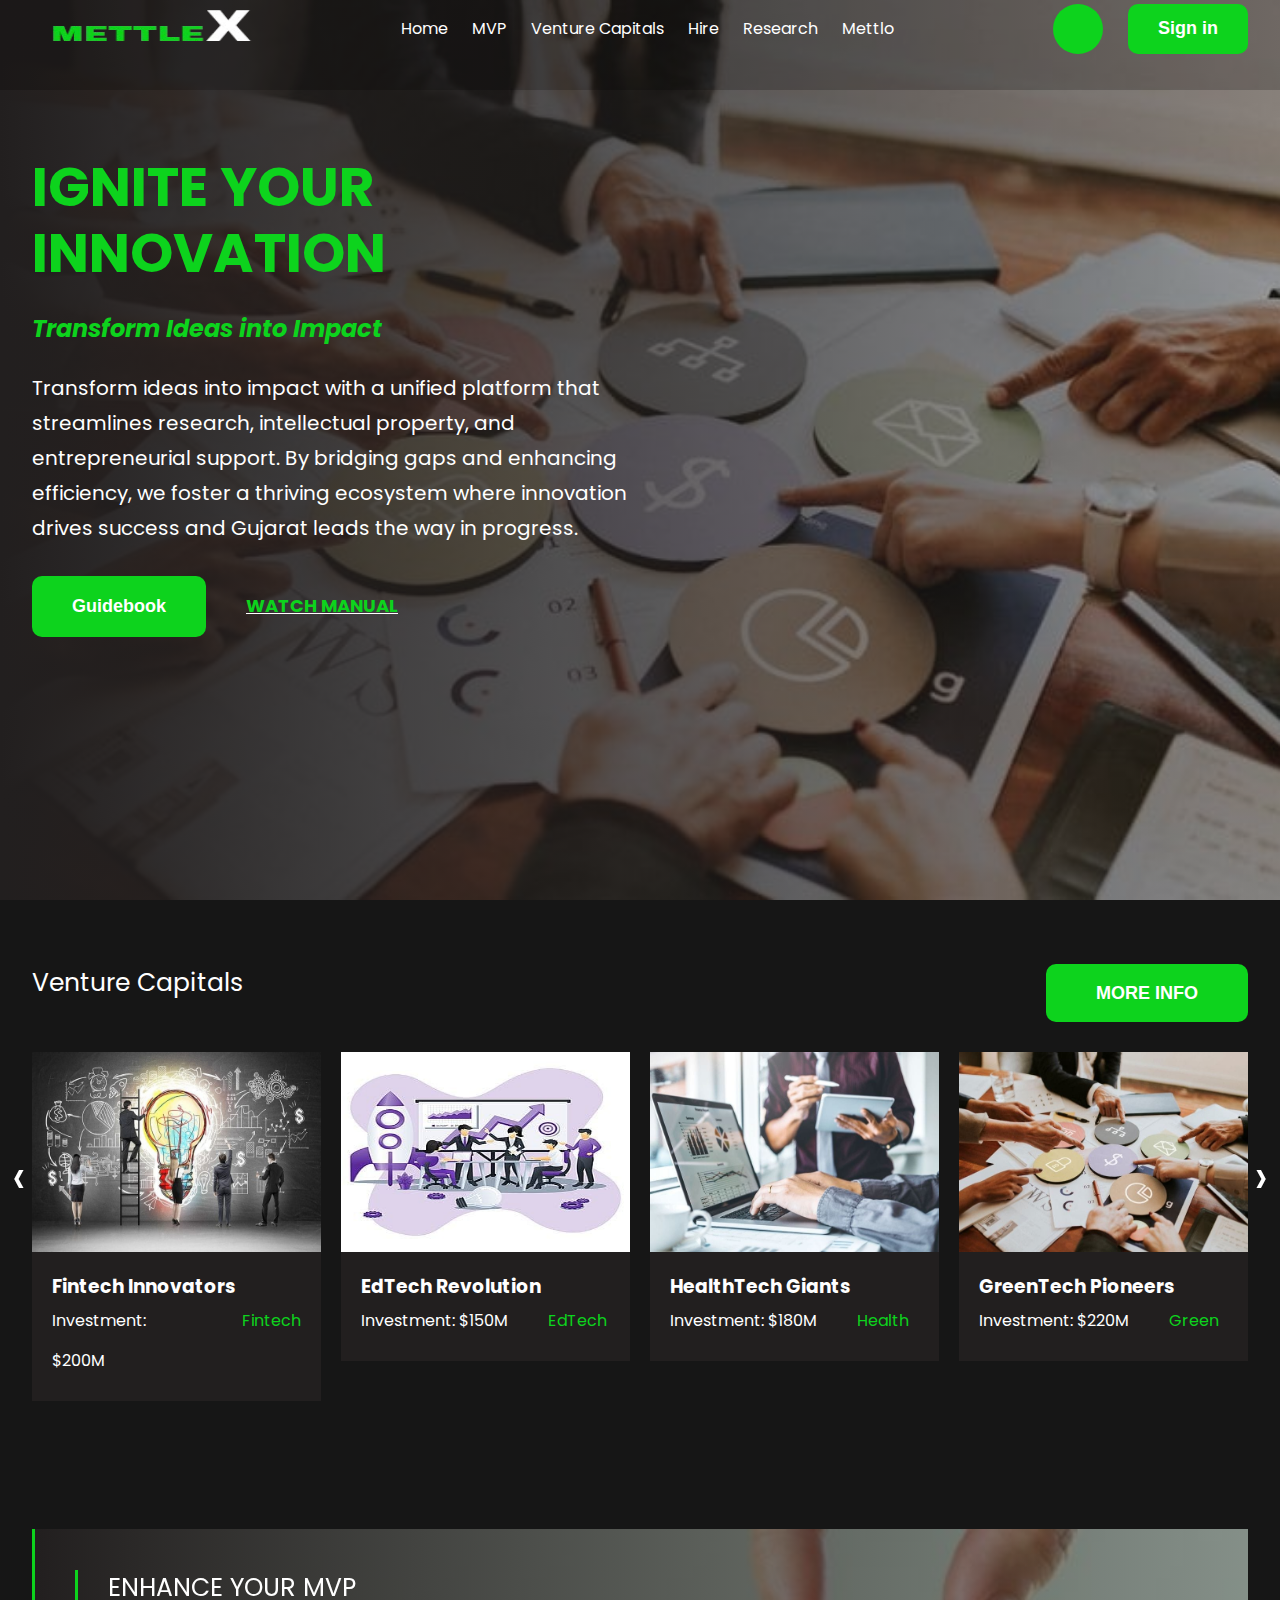
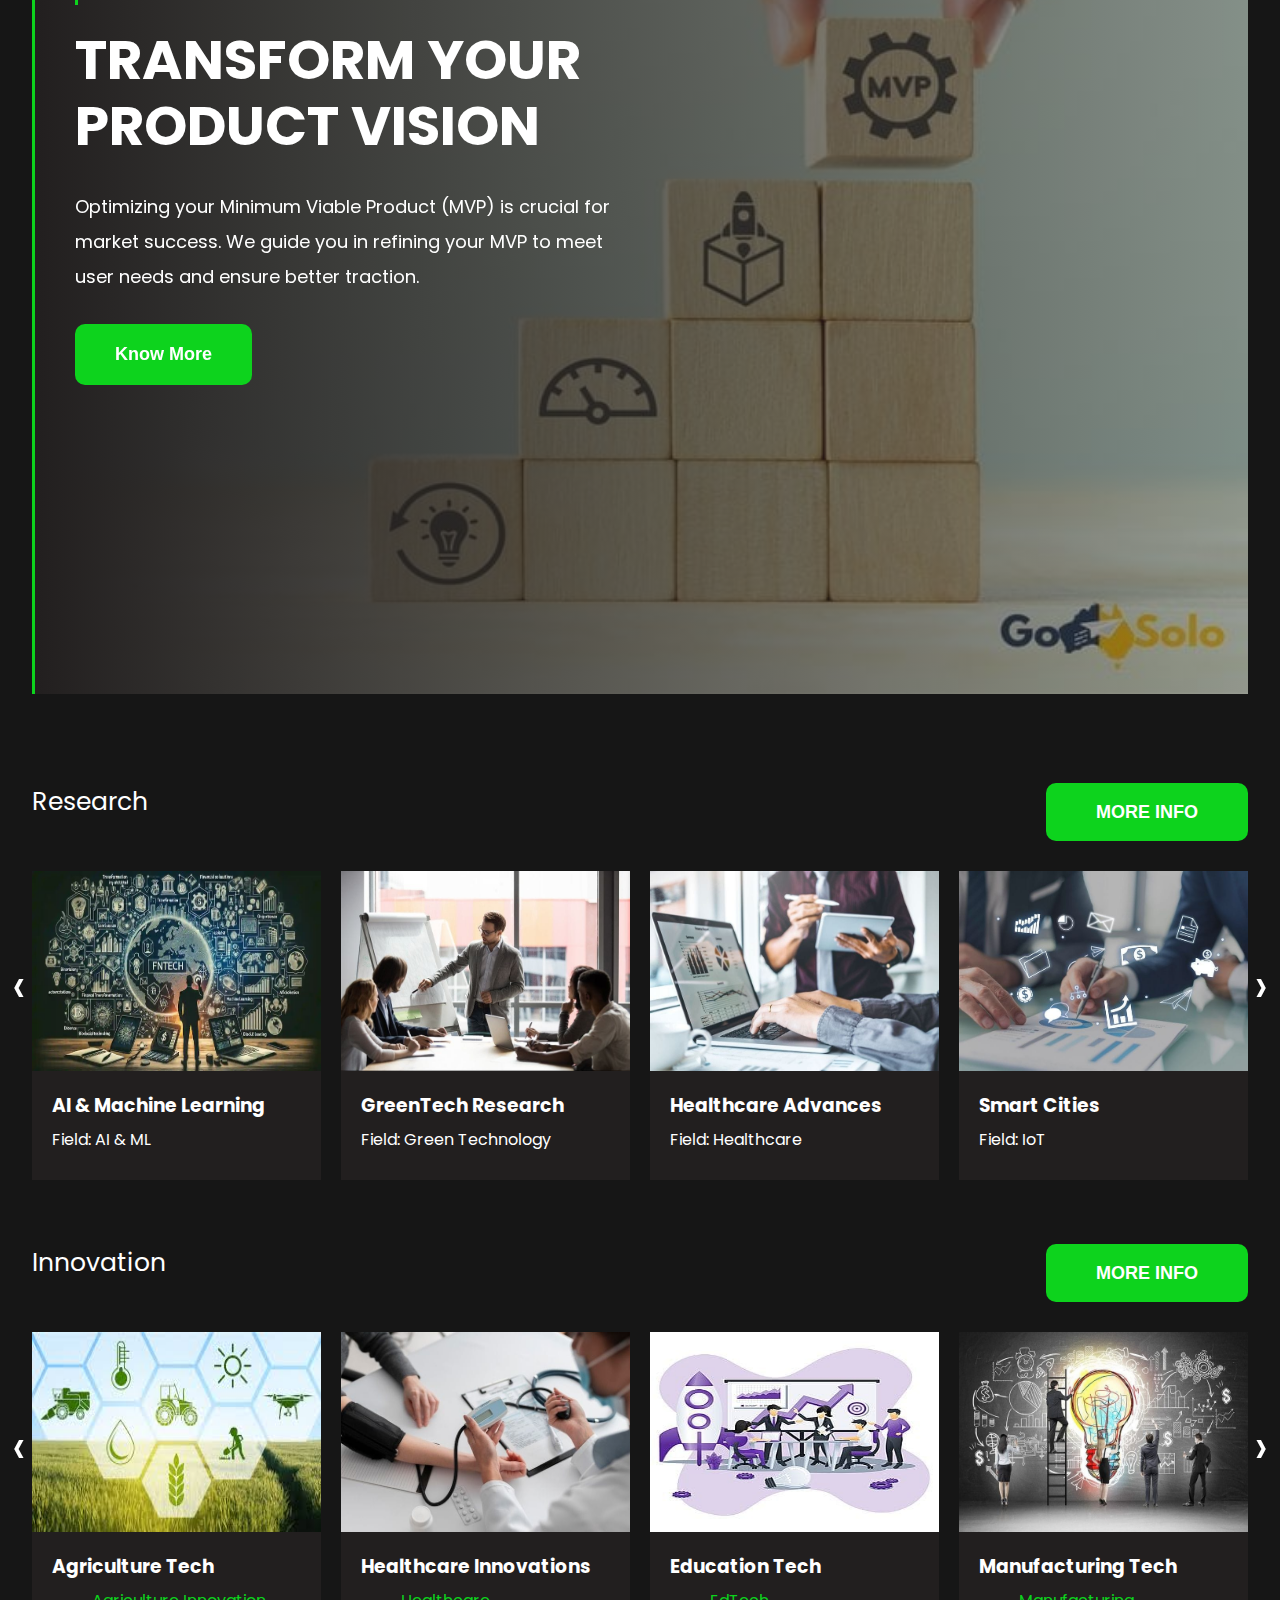
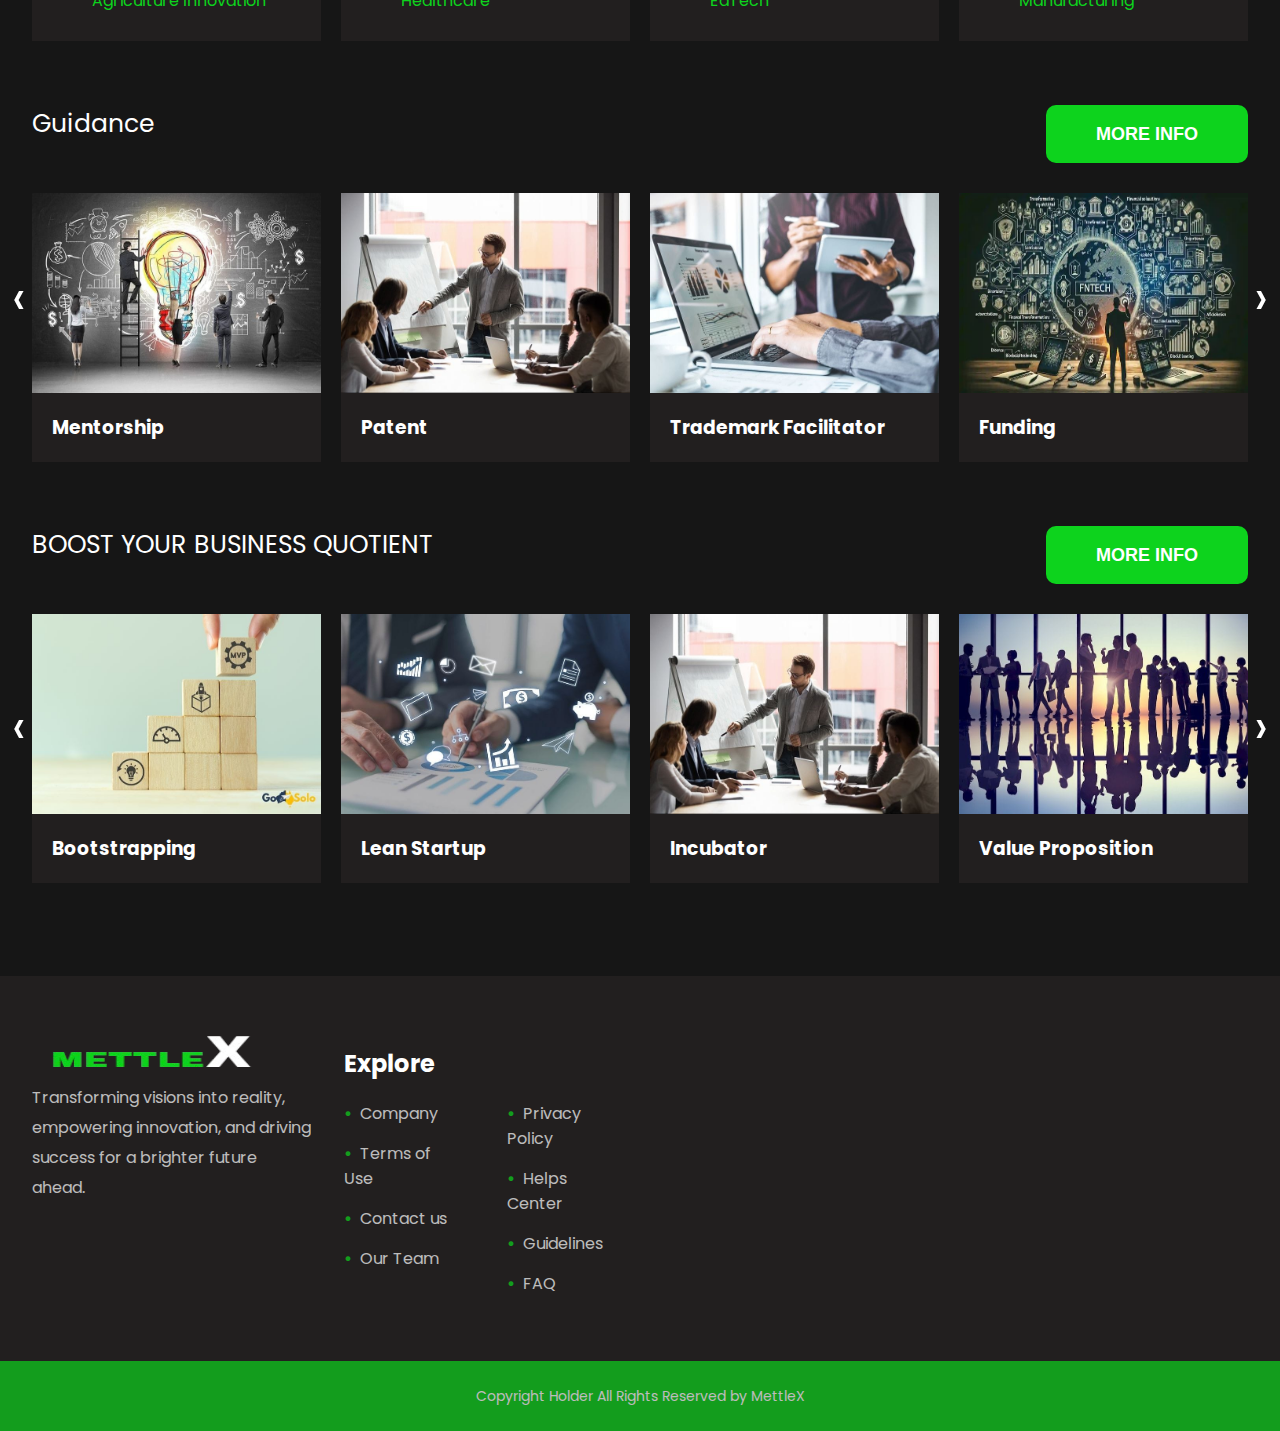
<file: index.html>
<!DOCTYPE html>
<html lang="en" dir="ltr">

<head>
  <meta charset="utf-8">
  <title>MettleX</title>
  <meta name="viewport" content="width=device-width, initial-scale=1.0">
  <link rel="stylesheet" href="css/style.css">
  <link rel="stylesheet" href="https://pro.fontawesome.com/releases/v5.10.0/css/all.css" integrity="sha384-AYmEC3Yw5cVb3ZcuHtOA93w35dYTsvhLPVnYs9eStHfGJvOvKxVfELGroGkvsg+p" crossorigin="anonymous" />
  <!-- Owl Carousel css-->
  <link rel="stylesheet" href="https://cdnjs.cloudflare.com/ajax/libs/OwlCarousel2/2.3.4/assets/owl.carousel.css" />
  <link rel="stylesheet" href="https://cdnjs.cloudflare.com/ajax/libs/OwlCarousel2/2.3.4/assets/owl.carousel.min.css" />
  <!-- Owl Carousel css-->


  <!-- jquery css-->
  <script src="https://code.jquery.com/jquery-1.12.4.min.js" integrity="sha256-ZosEbRLbNQzLpnKIkEdrPv7lOy9C27hHQ+Xp8a4MxAQ=" crossorigin="anonymous"></script>
  <!-- jquery css-->

</head>

<body>
    <section class="home">
      <div class="headerbg">
        <header>
          <div class="container">
            <div class="navbar flex1">
              <div class="logo">
                <img src="img/logo.png" alt="">
              </div>
  
              <nav>
                <ul id="menuitem">
                  <li><a href="index.html">Home</a></li>
                  <li><a href="#mvp">MVP</a></li>
                  <li><a href="vc.html">Venture Capitals</a></li>
                  <li><a href="hire.html">Hire</a></li>
                  <li><a href="https://www.startupindia.gov.in/content/sih/en/reources/market-research.html">Research</a></li>
                  <li><a href="index.html"><i class="fas fa-brain"></i>Mettlo</a></li>
                </ul>
              </nav>
              <span class="fa fa-bars" onclick="menutoggle()"></span>
  
              <div class="subscribe flex">
                <i class="fas fa-search"></i>
                <i id="palybtn" class="fas fa-user"></i>
                <button>Sign in</button>
              </div>
            </div>
          </div>
        </header>
  
        <div class="home_content mtop">
          <div class="container">
            <div class="left">
              <h1 style="color: #0dd31d;">Ignite Your Innovation</h1>
              <br>
              <h2 style="color: #0dd31d;"><i>Transform Ideas into Impact</i></h2>
              <br>
              <p>Transform ideas into impact with a unified platform that streamlines research, intellectual property, and entrepreneurial support. By bridging gaps and enhancing efficiency, we foster a thriving ecosystem where innovation drives success and Gujarat leads the way in progress.</p>
              <div class="button flex">
                <button class="btn">Guidebook</button>
                <p><b><u><a href="https://www.youtube.com/watch?v=9bZkp7q19f0" style="color: #0dd31d;">WATCH MANUAL</a></u></b></p>
            </div>
            </div>
          </div>
        </div>
      </div>
    </section>
  
    <script>
      var menuitem = document.getElementById("menuitem");
      menuitem.style.maxHeight = "0px";
  
      function menutoggle() {
        if (menuitem.style.maxHeight == '0px') {
          menuitem.style.maxHeight = "200px";
        } else {
          menuitem.style.maxHeight = "0px";
        }
      }
  
      window.addEventListener("scroll", function() {
        var header = document.querySelector("header");
        header.classList.toggle("sticky", window.scrollY > 50);
      });
    </script>

<section class="popular mtop">
    <div class="container">
      <div class="heading flex1">
        <h2>Venture Capitals</h2>
        <button>MORE INFO</button>
      </div>
  
      <div class="owl-carousel owl-theme">
        <div class="item">
          <div class="box">
            <div class="imgBox">
              <img src="img/2.jpg" alt="">
              <div class="icon">
                <i class="far fa-heart"></i>
                <i class="fas fa-share-alt"></i>
                <i class="fas fa-save"></i>
              </div>
            </div>
  
            <div class="content">
              <i id="palybtn" class="fas fa-play"></i>
            </div>
            <div class="text">
              <h3>Fintech Innovators</h3>
              <div class="time flex">
                <span>Investment: $200M</span>
                <i class="fas fa-circle"></i>
                <a>Fintech</a>
              </div>
            </div>
          </div>
        </div>
        <div class="item">
          <div class="box">
            <div class="imgBox">
              <img src="img/3.jpg" alt="">
              <div class="icon">
                <i class="far fa-heart"></i>
                <i class="fas fa-share-alt"></i>
                <i class="fas fa-save"></i>
              </div>
            </div>
  
            <div class="content">
              <i id="palybtn" class="fas fa-play"></i>
            </div>
            <div class="text">
              <h3>EdTech Revolution</h3>
              <div class="time flex">
                <span>Investment: $150M</span>
                <i class="fas fa-circle"></i>
                <a>EdTech</a>
              </div>
            </div>
          </div>
        </div>
        <div class="item">
          <div class="box">
            <div class="imgBox">
              <img src="img/4.jpg" alt="">
              <div class="icon">
                <i class="far fa-heart"></i>
                <i class="fas fa-share-alt"></i>
                <i class="fas fa-save"></i>
              </div>
            </div>
  
            <div class="content">
              <i id="palybtn" class="fas fa-play"></i>
            </div>
            <div class="text">
              <h3>HealthTech Giants</h3>
              <div class="time flex">
                <span>Investment: $180M</span>
                <i class="fas fa-circle"></i>
                <a>Health</a>
              </div>
            </div>
          </div>
        </div>
        <div class="item">
          <div class="box">
            <div class="imgBox">
              <img src="img/1.jpg" alt="">
              <div class="icon">
                <i class="far fa-heart"></i>
                <i class="fas fa-share-alt"></i>
                <i class="fas fa-save"></i>
              </div>
            </div>
  
            <div class="content">
              <i id="palybtn" class="fas fa-play"></i>
            </div>
            <div class="text">
              <h3>GreenTech Pioneers</h3>
              <div class="time flex">
                <span>Investment: $220M</span>
                <i class="fas fa-circle"></i>
                <a>Green</a>
              </div>
            </div>
          </div>
        </div>
        <div class="item">
          <div class="box">
            <div class="imgBox">
              <img src="img/5.jpg" alt="">
              <div class="icon">
                <i class="far fa-heart"></i>
                <i class="fas fa-share-alt"></i>
                <i class="fas fa-save"></i>
              </div>
            </div>
  
            <div class="content">
              <i id="palybtn" class="fas fa-play"></i>
            </div>
            <div class="text">
              <h3>AI & Machine Learning</h3>
              <div class="time flex">
                <span>Investment: $250M</span>
                <i class="fas fa-circle"></i>
                <a>AI & ML</a>
              </div>
            </div>
          </div>
        </div>
        <div class="item">
          <div class="box">
            <div class="imgBox">
              <img src="img/6.jpg" alt="">
              <div class="icon">
                <i class="far fa-heart"></i>
                <i class="fas fa-share-alt"></i>
                <i class="fas fa-save"></i>
              </div>
            </div>
  
            <div class="content">
              <i id="palybtn" class="fas fa-play"></i>
            </div>
            <div class="text">
              <h3>Blockchain Innovators</h3>
              <div class="time flex">
                <span>Investment: $3B</span>
                <i class="fas fa-circle"></i>
                <a>Blockchain</a>
              </div>
            </div>
          </div>
        </div>
        <div class="item">
          <div class="box">
            <div class="imgBox">
              <img src="img/fin.jpg" alt="">
              <div class="icon">
                <i class="far fa-heart"></i>
                <i class="fas fa-share-alt"></i>
                <i class="fas fa-save"></i>
              </div>
            </div>
  
            <div class="content">
              <i id="palybtn" class="fas fa-play"></i>
            </div>
            <div class="text">
              <h3>Smart Cities & IoT</h3>
              <div class="time flex">
                <span>Investment: $2B</span>
                <i class="fas fa-circle"></i>
                <a>Smart City</a>
              </div>
            </div>
          </div>
        </div>
      </div>
    </div>
  </section>
 
  

<!-- Owl Carousel -->
<script src="https://cdnjs.cloudflare.com/ajax/libs/OwlCarousel2/2.3.4/owl.carousel.min.js"></script>
<script src="https://cdnjs.cloudflare.com/ajax/libs/OwlCarousel2/2.3.4/owl.carousel.js"></script>
<!-- Owl Carousel -->

<script>
  $('.owl-carousel').owlCarousel({
    loop: true,
    margin: 20,
    nav: true,
    dots: false,
    responsive: {
      411: {
        items: 1
      },
      768: {
        items: 2
      },
      1000: {
        items: 4
      }
    }
  })
</script>

<section class="new_realase top" id="mvp">
  <div class="container">
    <div class="owl-carousel owl-carousel2 owl-theme">
      <!-- Feature 1: Enhance Your MVP -->
      <div class="items">
        <div class="left">
          <div class="img">
            <img src="img/mvpf.jpeg" alt="">
          </div>
          <div class="heading">
            <h2> <span></span> ENHANCE YOUR MVP</h2>
            <h1>Transform Your Product Vision</h1>
          </div>
          <p>Optimizing your Minimum Viable Product (MVP) is crucial for market success. We guide you in refining your MVP to meet user needs and ensure better traction.</p>
          <div class="button flex">
            <button class="btn" onclick="window.location.href='mvp.html'">Know More</button>
          </div>
        </div>
      </div>
      <!-- Feature 2: Intellectual Property Rights -->
      <div class="items">
        <div class="left">
          <div class="img">
            <img src="img/ipr2.jpeg" alt="">
          </div>
          <div class="heading">
            <h2> <span></span> INTELLECTUAL PROPERTY RIGHTS</h2>
            <h1>Protect Your Innovations</h1>
          </div>
          <p>Securing Intellectual Property Rights (IPR) is essential for protecting your ideas and innovations. Learn about patents, trademarks, and copyrights to safeguard your work.</p>
          <div class="button flex">
            <button class="btn" onclick="window.location.href='ipr.html'">Know More</button>
          </div>
        </div>
      </div>
      <!-- Feature 3: Get Venture Capitals -->
      <div class="items">
        <div class="left">
          <div class="img">
            <img src="img/vc.jpeg" alt="">
          </div>
          <div class="heading">
            <h2> <span></span> GET VENTURE CAPITALS</h2>
            <h1>Secure Funding for Growth</h1>
          </div>
          <p>Attracting venture capital is key to scaling your startup. Discover strategies to pitch effectively and secure the funding needed to expand your business.</p>
          <div class="button flex">
            <button class="btn" onclick="window.location.href='vc.html'">Know More</button>
          </div>
        </div>
      </div>
      <!-- Feature 4: Marketing -->
      <div class="items">
        <div class="left">
          <div class="img">
            <img src="img/mark1.jpeg" alt="">
          </div>
          <div class="heading">
            <h2> <span></span> MARKETING</h2>
            <h1>Promote Your Brand</h1>
          </div>
          <p>Effective marketing is essential for reaching your target audience. Learn about branding, digital marketing strategies, and creating compelling campaigns.</p>
          <div class="button flex">
            <button class="btn" onclick="window.location.href='mark.html'">Know More</button>
          </div>
        </div>
      </div>
      <!-- Feature 5: Hiring -->
      <div class="items">
        <div class="left">
          <div class="img">
            <img src="img/hiri.jpeg" alt="">
          </div>
          <div class="heading">
            <h2> <span></span> HIRING</h2>
            <h1>Build Your Dream Team</h1>
          </div>
          <p>Hiring the right talent is crucial for your startup's success. Discover best practices for recruiting, onboarding, and retaining top talent.</p>
          <div class="button flex">
            <button class="btn" onclick="window.location.href='hire.html'">Know More</button>
          </div>
        </div>
      </div>
      <!-- Feature 6: Feedback -->
      <div class="items">
        <div class="left">
          <div class="img">
            <img src="img/feed1.jpeg" alt="">
          </div>
          <div class="heading">
            <h2> <span></span> FEEDBACK</h2>
            <h1>Improve Through Insights</h1>
          </div>
          <p>Gathering and analyzing feedback helps you improve your product. Learn how to implement feedback loops and make data-driven decisions.</p>
          <div class="button flex">
            <button class="btn" onclick="window.location.href='feedback.html'">Know More</button>
          </div>
        </div>
      </div>
    </div>
  </div>
</section>

<script>
  $('.owl-carousel2').owlCarousel({
    loop: true,
    margin: 20,
    dots: true,
    items: 1
  })
</script>



<section class="popular mtop">
    <div class="container">
        <div class="heading flex1">
            <h2>Research</h2>
            <button>MORE INFO</button>
        </div>

        <div class="owl-carousel owl-theme">
            <div class="item">
                <div class="box">
                    <div class="imgBox">
                        <img src="img/fin.jpg" alt="">
                        <div class="icon">
                            <i class="far fa-heart"></i>
                            <i class="fas fa-share-alt"></i>
                            <i class="fas fa-save"></i>
                        </div>
                    </div>
                    <div class="content">
                        <i id="playbtn" class="fas fa-play"></i>
                    </div>
                    <div class="text">
                        <h3>AI & Machine Learning</h3>
                        <div class="time flex">
                            <span>Field: AI & ML</span>
                        </div>
                    </div>
                </div>
            </div>
            <div class="item">
                <div class="box">
                    <div class="imgBox">
                        <img src="img/6.jpg" alt="">
                        <div class="icon">
                            <i class="far fa-heart"></i>
                            <i class="fas fa-share-alt"></i>
                            <i class="fas fa-save"></i>
                        </div>
                    </div>
                    <div class="content">
                        <i id="playbtn" class="fas fa-play"></i>
                    </div>
                    <div class="text">
                        <h3>GreenTech Research</h3>
                        <div class="time flex">
                            <span>Field: Green Technology</span>
                        </div>
                    </div>
                </div>
            </div>
            <div class="item">
                <div class="box">
                    <div class="imgBox">
                        <img src="img/4.jpg" alt="">
                        <div class="icon">
                            <i class="far fa-heart"></i>
                            <i class="fas fa-share-alt"></i>
                            <i class="fas fa-save"></i>
                        </div>
                    </div>
                    <div class="content">
                        <i id="playbtn" class="fas fa-play"></i>
                    </div>
                    <div class="text">
                        <h3>Healthcare Advances</h3>
                        <div class="time flex">
                            <span>Field: Healthcare</span>
                        </div>
                    </div>
                </div>
            </div>
            <div class="item">
                <div class="box">
                    <div class="imgBox">
                        <img src="img/5.jpg" alt="">
                        <div class="icon">
                            <i class="far fa-heart"></i>
                            <i class="fas fa-share-alt"></i>
                            <i class="fas fa-save"></i>
                        </div>
                    </div>
                    <div class="content">
                        <i id="playbtn" class="fas fa-play"></i>
                    </div>
                    <div class="text">
                        <h3>Smart Cities</h3>
                        <div class="time flex">
                            <span>Field: IoT</span>
                        </div>
                    </div>
                </div>
            </div>
            <div class="item">
                <div class="box">
                    <div class="imgBox">
                        <img src="img/2.jpg" alt="">
                        <div class="icon">
                            <i class="far fa-heart"></i>
                            <i class="fas fa-share-alt"></i>
                            <i class="fas fa-save"></i>
                        </div>
                    </div>
                    <div class="content">
                        <i id="playbtn" class="fas fa-play"></i>
                    </div>
                    <div class="text">
                        <h3>Blockchain Research</h3>
                        <div class="time flex">
                            <span>Field: Blockchain</span>
                        </div>
                    </div>
                </div>
            </div>
        </div>
    </div>
</section>


<section class="popular mtop">
    <div class="container">
        <div class="heading flex1">
            <h2>Innovation</h2>
            <button>MORE INFO</button>
        </div>

        <div class="owl-carousel owl-theme">
            <div class="item">
                <div class="box">
                    <div class="imgBox">
                        <img src="img/ag.jpg" alt="">
                        <div class="icon">
                            <i class="far fa-heart"></i>
                            <i class="fas fa-share-alt"></i>
                            <i class="fas fa-save"></i>
                        </div>
                    </div>
                    <div class="content">
                        <i id="playbtn" class="fas fa-play"></i>
                    </div>
                    <div class="text">
                        <h3>Agriculture Tech</h3>
                        <div class="time flex">
                            <i class="fas fa-circle"></i>
                            <a>Agriculture Innovation</a>
                        </div>
                    </div>
                </div>
            </div>
            <div class="item">
                <div class="box">
                    <div class="imgBox">
                        <img src="img/he.jpg" alt="">
                        <div class="icon">
                            <i class="far fa-heart"></i>
                            <i class="fas fa-share-alt"></i>
                            <i class="fas fa-save"></i>
                        </div>
                    </div>
                    <div class="content">
                        <i id="playbtn" class="fas fa-play"></i>
                    </div>
                    <div class="text">
                        <h3>Healthcare Innovations</h3>
                        <div class="time flex">
                            <i class="fas fa-circle"></i>
                            <a>Healthcare</a>
                        </div>
                    </div>
                </div>
            </div>
            <div class="item">
                <div class="box">
                    <div class="imgBox">
                        <img src="img/3.jpg" alt="">
                        <div class="icon">
                            <i class="far fa-heart"></i>
                            <i class="fas fa-share-alt"></i>
                            <i class="fas fa-save"></i>
                        </div>
                    </div>
                    <div class="content">
                        <i id="playbtn" class="fas fa-play"></i>
                    </div>
                    <div class="text">
                        <h3>Education Tech</h3>
                        <div class="time flex">
                            <i class="fas fa-circle"></i>
                            <a>EdTech</a>
                        </div>
                    </div>
                </div>
            </div>
            <div class="item">
                <div class="box">
                    <div class="imgBox">
                        <img src="img/2.jpg" alt="">
                        <div class="icon">
                            <i class="far fa-heart"></i>
                            <i class="fas fa-share-alt"></i>
                            <i class="fas fa-save"></i>
                        </div>
                    </div>
                    <div class="content">
                        <i id="playbtn" class="fas fa-play"></i>
                    </div>
                    <div class="text">
                        <h3>Manufacturing Tech</h3>
                        <div class="time flex">
                            <i class="fas fa-circle"></i>
                            <a>Manufacturing</a>
                        </div>
                    </div>
                </div>
            </div>
            <div class="item">
                <div class="box">
                    <div class="imgBox">
                        <img src="img/1.jpg" alt="">
                        <div class="icon">
                            <i class="far fa-heart"></i>
                            <i class="fas fa-share-alt"></i>
                            <i class="fas fa-save"></i>
                        </div>
                    </div>
                    <div class="content">
                        <i id="playbtn" class="fas fa-play"></i>
                    </div>
                    <div class="text">
                        <h3>Transport & Logistics</h3>
                        <div class="time flex">
                            <i class="fas fa-circle"></i>
                            <a>Transport</a>
                        </div>
                    </div>
                </div>
            </div>
        </div>
    </div>
</section>



<section class="popular mtop">
    <div class="container">
      <div class="heading flex1">
        <h2>Guidance</h2>
        <button>MORE INFO</button>
      </div>
  
      <div class="owl-carousel owl-theme">
        <div class="item">
          <div class="box">
            <div class="imgBox">
              <img src="img/2.jpg" alt="">
              <div class="icon">
                <i class="far fa-heart"></i>
                <i class="fas fa-share-alt"></i>
                <i class="fas fa-save"></i>
              </div>
            </div>
  
            <div class="content">
              <i id="palybtn" class="fas fa-play"></i>
            </div>
            <div class="text">
              <h3>Mentorship</h3>
              <div class="time flex">
              </div>
            </div>
          </div>
        </div>
        <div class="item">
          <div class="box">
            <div class="imgBox">
              <img src="img/6.jpg" alt="">
              <div class="icon">
                <i class="far fa-heart"></i>
                <i class="fas fa-share-alt"></i>
                <i class="fas fa-save"></i>
              </div>
            </div>
  
            <div class="content">
              <i id="palybtn" class="fas fa-play"></i>
            </div>
            <div class="text">
              <h3>Patent</h3>
              <div class="time flex">
              </div>
            </div>
          </div>
        </div>
        <div class="item">
          <div class="box">
            <div class="imgBox">
              <img src="img/4.jpg" alt="">
              <div class="icon">
                <i class="far fa-heart"></i>
                <i class="fas fa-share-alt"></i>
                <i class="fas fa-save"></i>
              </div>
            </div>
  
            <div class="content">
              <i id="palybtn" class="fas fa-play"></i>
            </div>
            <div class="text">
              <h3>Trademark Facilitator</h3>
              <div class="time flex">
              </div>
            </div>
          </div>
        </div>
        <div class="item">
          <div class="box">
            <div class="imgBox">
              <img src="img/fin.jpg" alt="">
              <div class="icon">
                <i class="far fa-heart"></i>
                <i class="fas fa-share-alt"></i>
                <i class="fas fa-save"></i>
              </div>
            </div>
  
            <div class="content">
              <i id="palybtn" class="fas fa-play"></i>
            </div>
            <div class="text">
              <h3>Funding</h3>
              <div class="time flex">
              </div>
            </div>
          </div>
        </div>
        <div class="item">
          <div class="box">
            <div class="imgBox">
              <img src="img/3.jpg" alt="">
              <div class="icon">
                <i class="far fa-heart"></i>
                <i class="fas fa-share-alt"></i>
                <i class="fas fa-save"></i>
              </div>
            </div>
  
            <div class="content">
              <i id="palybtn" class="fas fa-play"></i>
            </div>
            <div class="text">
              <h3>Finance</h3>
              <div class="time flex">
              </div>
            </div>
          </div>
        </div>
 
      </div>
    </div>
  </section>
  
  
  <section class="popular mtop">
    <div class="container">
      <div class="heading flex1">
        <h2>BOOST YOUR BUSINESS QUOTIENT</h2>
        <button>MORE INFO</button>
      </div>
  
      <div class="owl-carousel owl-theme">
        <div class="item">
          <div class="box">
            <div class="imgBox">
              <img src="img/mvpf.jpeg" alt="">
              <div class="icon">
                <i class="far fa-heart"></i>
                <i class="fas fa-share-alt"></i>
                <i class="fas fa-save"></i>
              </div>
            </div>
  
            <div class="content">
              <i id="palybtn" class="fas fa-play"></i>
            </div>
            <div class="text">
              <h3>Bootstrapping</h3>
              <div class="time flex">
              </div>
            </div>
          </div>
        </div>
        <div class="item">
          <div class="box">
            <div class="imgBox">
              <img src="img/5.jpg" alt="">
              <div class="icon">
                <i class="far fa-heart"></i>
                <i class="fas fa-share-alt"></i>
                <i class="fas fa-save"></i>
              </div>
            </div>
  
            <div class="content">
              <i id="palybtn" class="fas fa-play"></i>
            </div>
            <div class="text">
              <h3>Lean Startup</h3>
              <div class="time flex">
              </div>
            </div>
          </div>
        </div>
        <div class="item">
          <div class="box">
            <div class="imgBox">
              <img src="img/6.jpg" alt="">
              <div class="icon">
                <i class="far fa-heart"></i>
                <i class="fas fa-share-alt"></i>
                <i class="fas fa-save"></i>
              </div>
            </div>
  
            <div class="content">
              <i id="palybtn" class="fas fa-play"></i>
            </div>
            <div class="text">
              <h3>Incubator</h3>
              <div class="time flex">
              </div>
            </div>
          </div>
        </div>
        <div class="item">
          <div class="box">
            <div class="imgBox">
              <img src="img/hir.jpeg" alt="">
              <div class="icon">
                <i class="far fa-heart"></i>
                <i class="fas fa-share-alt"></i>
                <i class="fas fa-save"></i>
              </div>
            </div>
  
            <div class="content">
              <i id="palybtn" class="fas fa-play"></i>
            </div>
            <div class="text">
              <h3>Value Proposition</h3>
              <div class="time flex">
              </div>
            </div>
          </div>
        </div>
        <div class="item">
          <div class="box">
            <div class="imgBox">
              <img src="img/1.jpg" alt="">
              <div class="icon">
                <i class="far fa-heart"></i>
                <i class="fas fa-share-alt"></i>
                <i class="fas fa-save"></i>
              </div>
            </div>
  
            <div class="content">
              <i id="palybtn" class="fas fa-play"></i>
            </div>
            <div class="text">
              <h3>Product-Market Fit (PMF)</h3>
              <div class="time flex">
              </div>
            </div>
          </div>
        </div>
 
      </div>
    </div>
  </section>
    


  <!-- paxi mate ko lai aata hai-->
  <script>
    $('.owl-carousel').owlCarousel({
      loop: true,
      margin: 20,
      nav: true,
      dots: false,
      responsive: {
        414: {
          items: 1
        },
        600: {
          items: 2
        },
        1000: {
          items: 4
        }
      }
    })
  </script>



  <footer>
    <div class="container mtop">
      <div class="box">
        <div class="logo">
          <img src="img/logo.png">
        </div>
        <p>Transforming visions into reality, empowering innovation, and driving success for a brighter future ahead.</p>
        <div class="icon">
          <i class="fab fa-facebook-square"></i>
          <i class="fab fa-instagram"></i>
          <i class="fab fa-twitter-square"></i>
          <i class="fab fa-youtube-square"></i>
        </div>
      </div>


      <div class="box ">
        <h2>Explore</h2>
        <div class="flex">
          <ul>
            <li>Company</li>
            <li>Terms of Use</li>
            <li>Contact us</li>
            <li>Our Team</li>
          </ul>
          <ul class="ul">
            <li>Privacy Policy</li>
            <li>Helps Center</li>
            <li>Guidelines</li>
            <li>FAQ</li>
          </ul>
        </div>
      </div>

    </div>
    <p class="legal">Copyright Holder All Rights Reserved by MettleX</p>
  </footer>
</body>

</html>
</file>
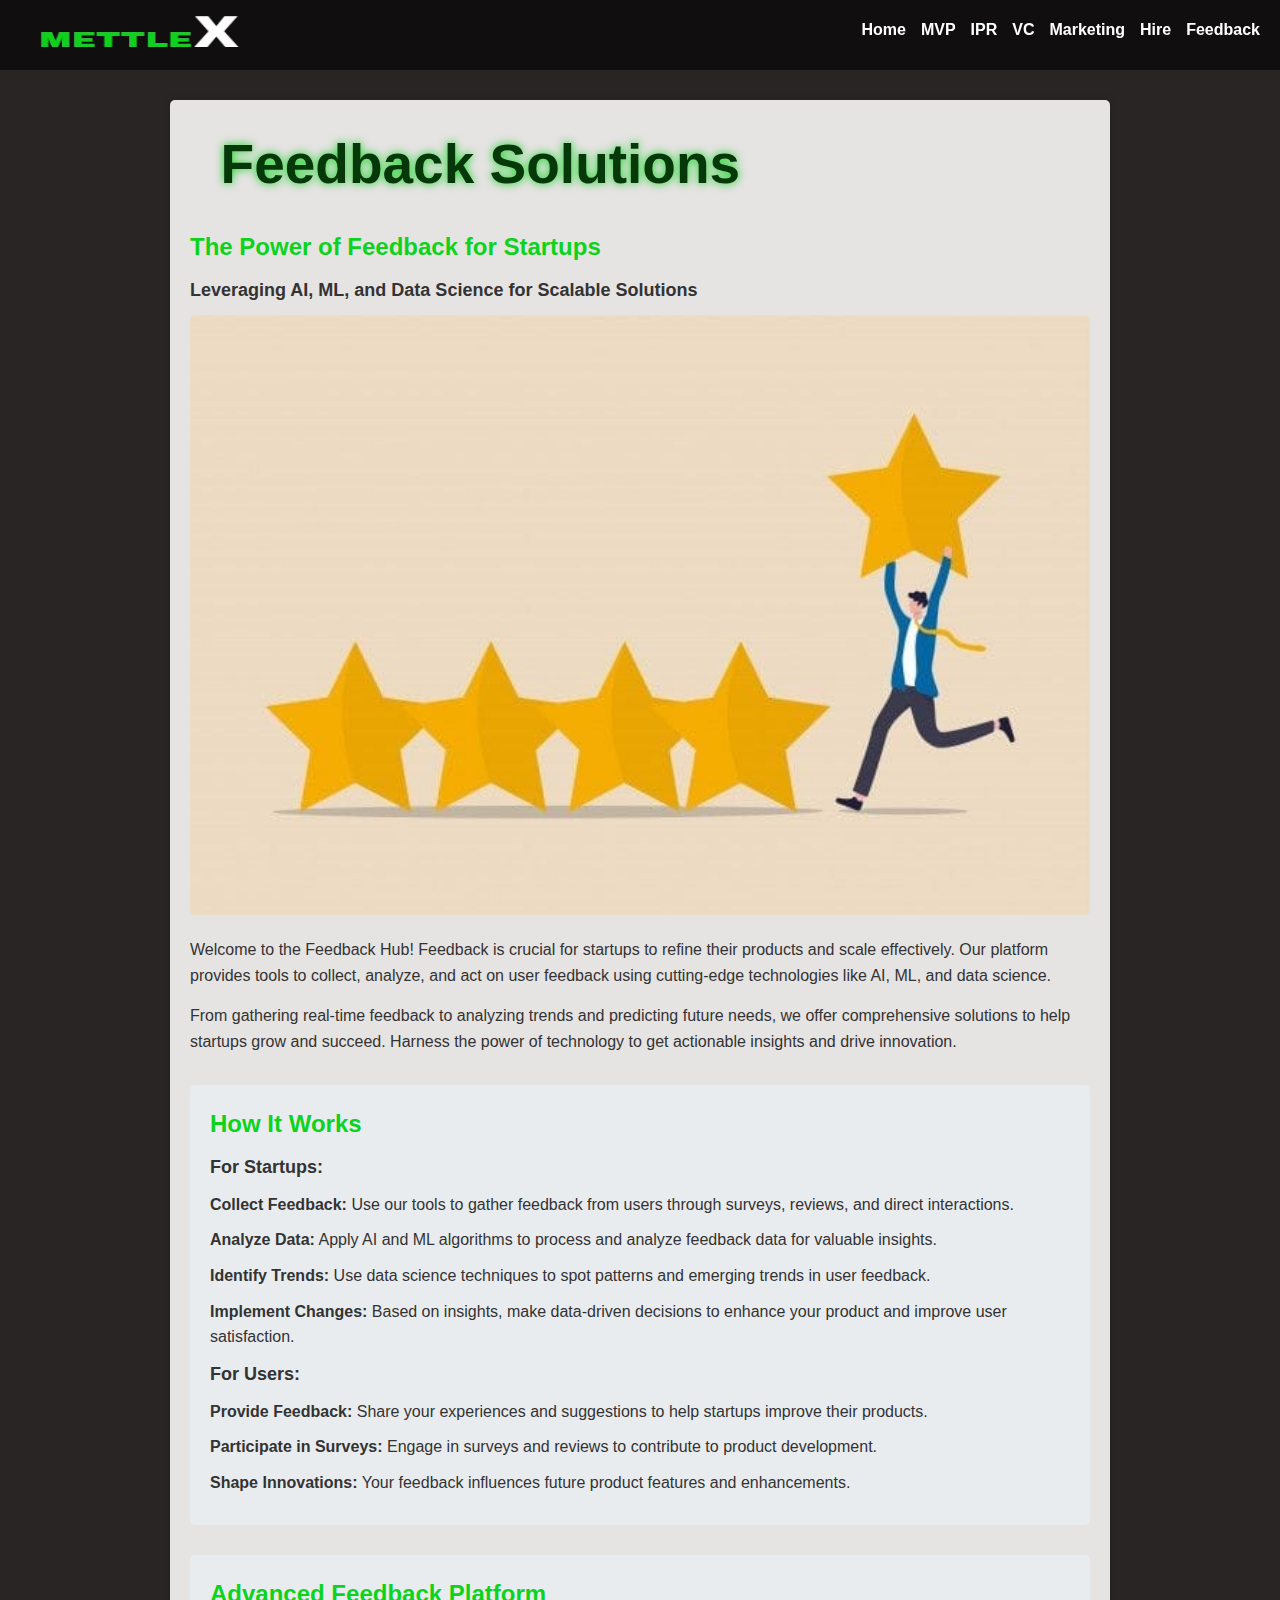
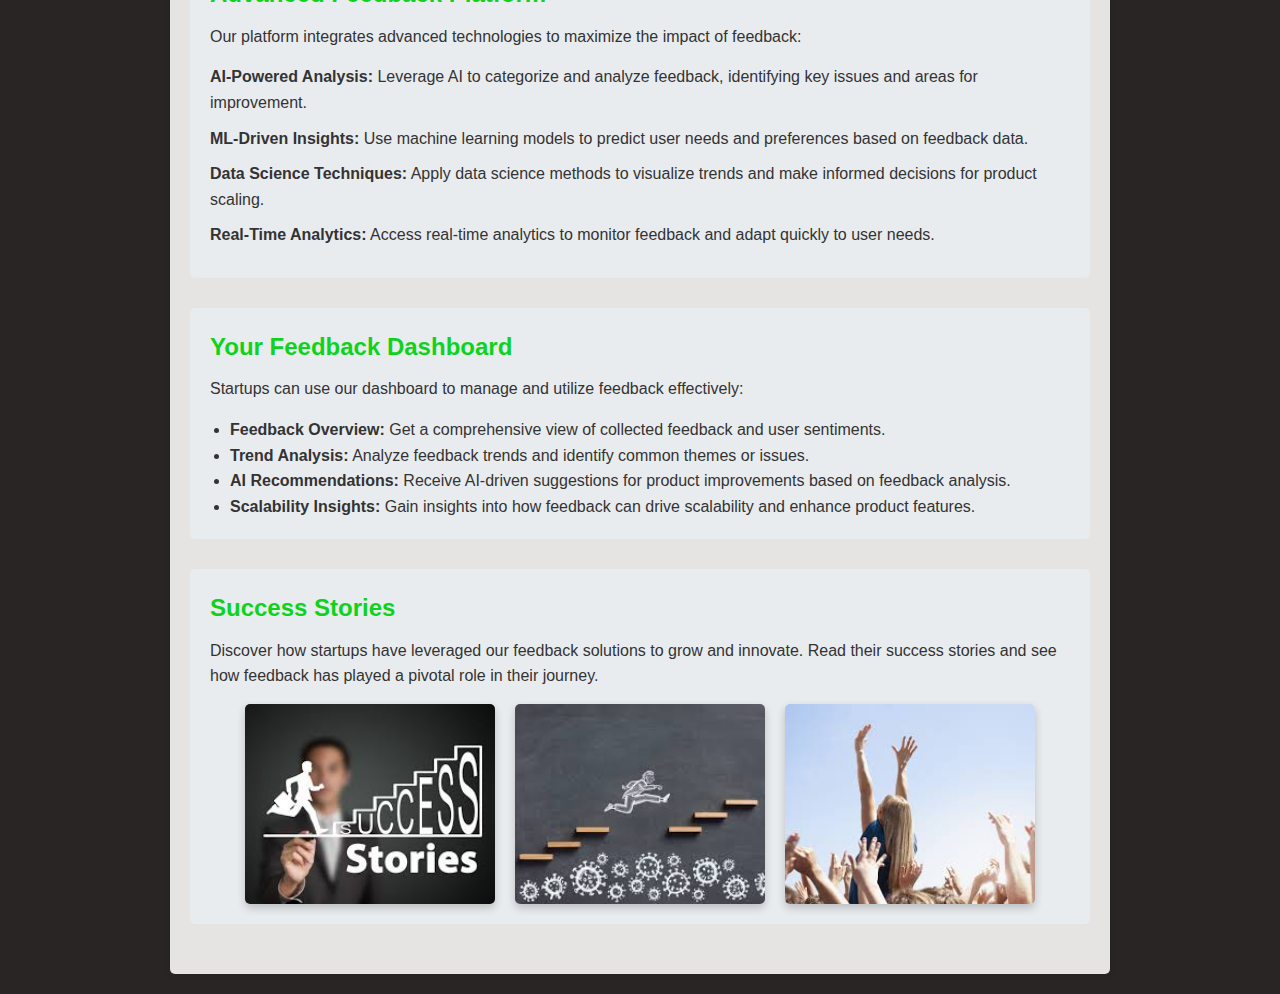
<file: feedback.html>
<!DOCTYPE html>
<html lang="en">
<head>
  <meta charset="UTF-8">
  <meta name="viewport" content="width=device-width, initial-scale=1.0">
  <title>Feedback Solutions</title>
  <link rel="stylesheet" href="css/instyle.css"> <!-- Link to your CSS file -->
</head>
<body>
  <header>
    <nav class="navbar">
      <div class="logo">
        <img src="img/logo.png" alt="Logo">
      </div>
      <ul>
        <li><a href="index.html">Home</a></li>
        <li><a href="mvp.html">MVP</a></li>
        <li><a href="ipr.html">IPR</a></li>
        <li><a href="vc.html">VC</a></li>
        <li><a href="mark.html">Marketing</a></li>
        <li><a href="hire.html">Hire</a></li>
        <li><a href="feedback.html">Feedback</a></li>
      </ul>
    </nav>
  </header>

  <div class="container">
    <h1>&nbsp;&nbsp;Feedback Solutions</h1>
    <!-- Introduction and Overview -->
    <section class="intro-section">
      <h2>The Power of Feedback for Startups</h2>
      <h3>Leveraging AI, ML, and Data Science for Scalable Solutions</h3>
      <img src="img/feed.jpeg" alt="Feedback Solutions" class="feature-img">
      <p>Welcome to the Feedback Hub! Feedback is crucial for startups to refine their products and scale effectively. Our platform provides tools to collect, analyze, and act on user feedback using cutting-edge technologies like AI, ML, and data science.</p>
      <p>From gathering real-time feedback to analyzing trends and predicting future needs, we offer comprehensive solutions to help startups grow and succeed. Harness the power of technology to get actionable insights and drive innovation.</p>
    </section>

    <!-- How It Works -->
    <section class="how-it-works">
      <h2>How It Works</h2>
      <div class="product-owners">
        <h3>For Startups:</h3>
        <ul>
          <li><strong>Collect Feedback:</strong> Use our tools to gather feedback from users through surveys, reviews, and direct interactions.</li>
          <li><strong>Analyze Data:</strong> Apply AI and ML algorithms to process and analyze feedback data for valuable insights.</li>
          <li><strong>Identify Trends:</strong> Use data science techniques to spot patterns and emerging trends in user feedback.</li>
          <li><strong>Implement Changes:</strong> Based on insights, make data-driven decisions to enhance your product and improve user satisfaction.</li>
        </ul>
      </div>
      <div class="users">
        <h3>For Users:</h3>
        <ul>
          <li><strong>Provide Feedback:</strong> Share your experiences and suggestions to help startups improve their products.</li>
          <li><strong>Participate in Surveys:</strong> Engage in surveys and reviews to contribute to product development.</li>
          <li><strong>Shape Innovations:</strong> Your feedback influences future product features and enhancements.</li>
        </ul>
      </div>
    </section>

    <!-- Feedback Platform Features -->
    <section class="feedback-platform">
      <h2>Advanced Feedback Platform</h2>
      <p>Our platform integrates advanced technologies to maximize the impact of feedback:</p>
      <ul>
        <li><strong>AI-Powered Analysis:</strong> Leverage AI to categorize and analyze feedback, identifying key issues and areas for improvement.</li>
        <li><strong>ML-Driven Insights:</strong> Use machine learning models to predict user needs and preferences based on feedback data.</li>
        <li><strong>Data Science Techniques:</strong> Apply data science methods to visualize trends and make informed decisions for product scaling.</li>
        <li><strong>Real-Time Analytics:</strong> Access real-time analytics to monitor feedback and adapt quickly to user needs.</li>
      </ul>
    </section>

    <!-- Dashboard for Startups -->
    <section class="dashboard">
      <h2>Your Feedback Dashboard</h2>
      <p>Startups can use our dashboard to manage and utilize feedback effectively:</p>
      <ul>
        <li><strong>Feedback Overview:</strong> Get a comprehensive view of collected feedback and user sentiments.</li>
        <li><strong>Trend Analysis:</strong> Analyze feedback trends and identify common themes or issues.</li>
        <li><strong>AI Recommendations:</strong> Receive AI-driven suggestions for product improvements based on feedback analysis.</li>
        <li><strong>Scalability Insights:</strong> Gain insights into how feedback can drive scalability and enhance product features.</li>
      </ul>
    </section>

    <!-- Success Stories and Testimonials -->
    <section class="success-stories">
      <h2>Success Stories</h2>
      <p>Discover how startups have leveraged our feedback solutions to grow and innovate. Read their success stories and see how feedback has played a pivotal role in their journey.</p>
      <div class="mvp-gallery">
        <!-- Success Story Block Example -->
        <div class="mvp-block">
          <img src="img/suc1.jpeg" alt="Success Story 1">
          <div class="mvp-info">
            <h3>Success Story 1</h3>
          </div>
        </div>

        <div class="mvp-block">
          <img src="img/suc2.jpeg" alt="Success Story 2">
          <div class="mvp-info">
            <h3>Success Story 2</h3>
          </div>
        </div>

        <div class="mvp-block">
          <img src="img/suc3.jpeg" alt="Success Story 3">
          <div class="mvp-info">
            <h3>Success Story 3</h3>
          </div>
        </div>

        <!-- Add more success story blocks as needed -->
      </div>
    </section>
  </div>
</body>
</html>
</file>
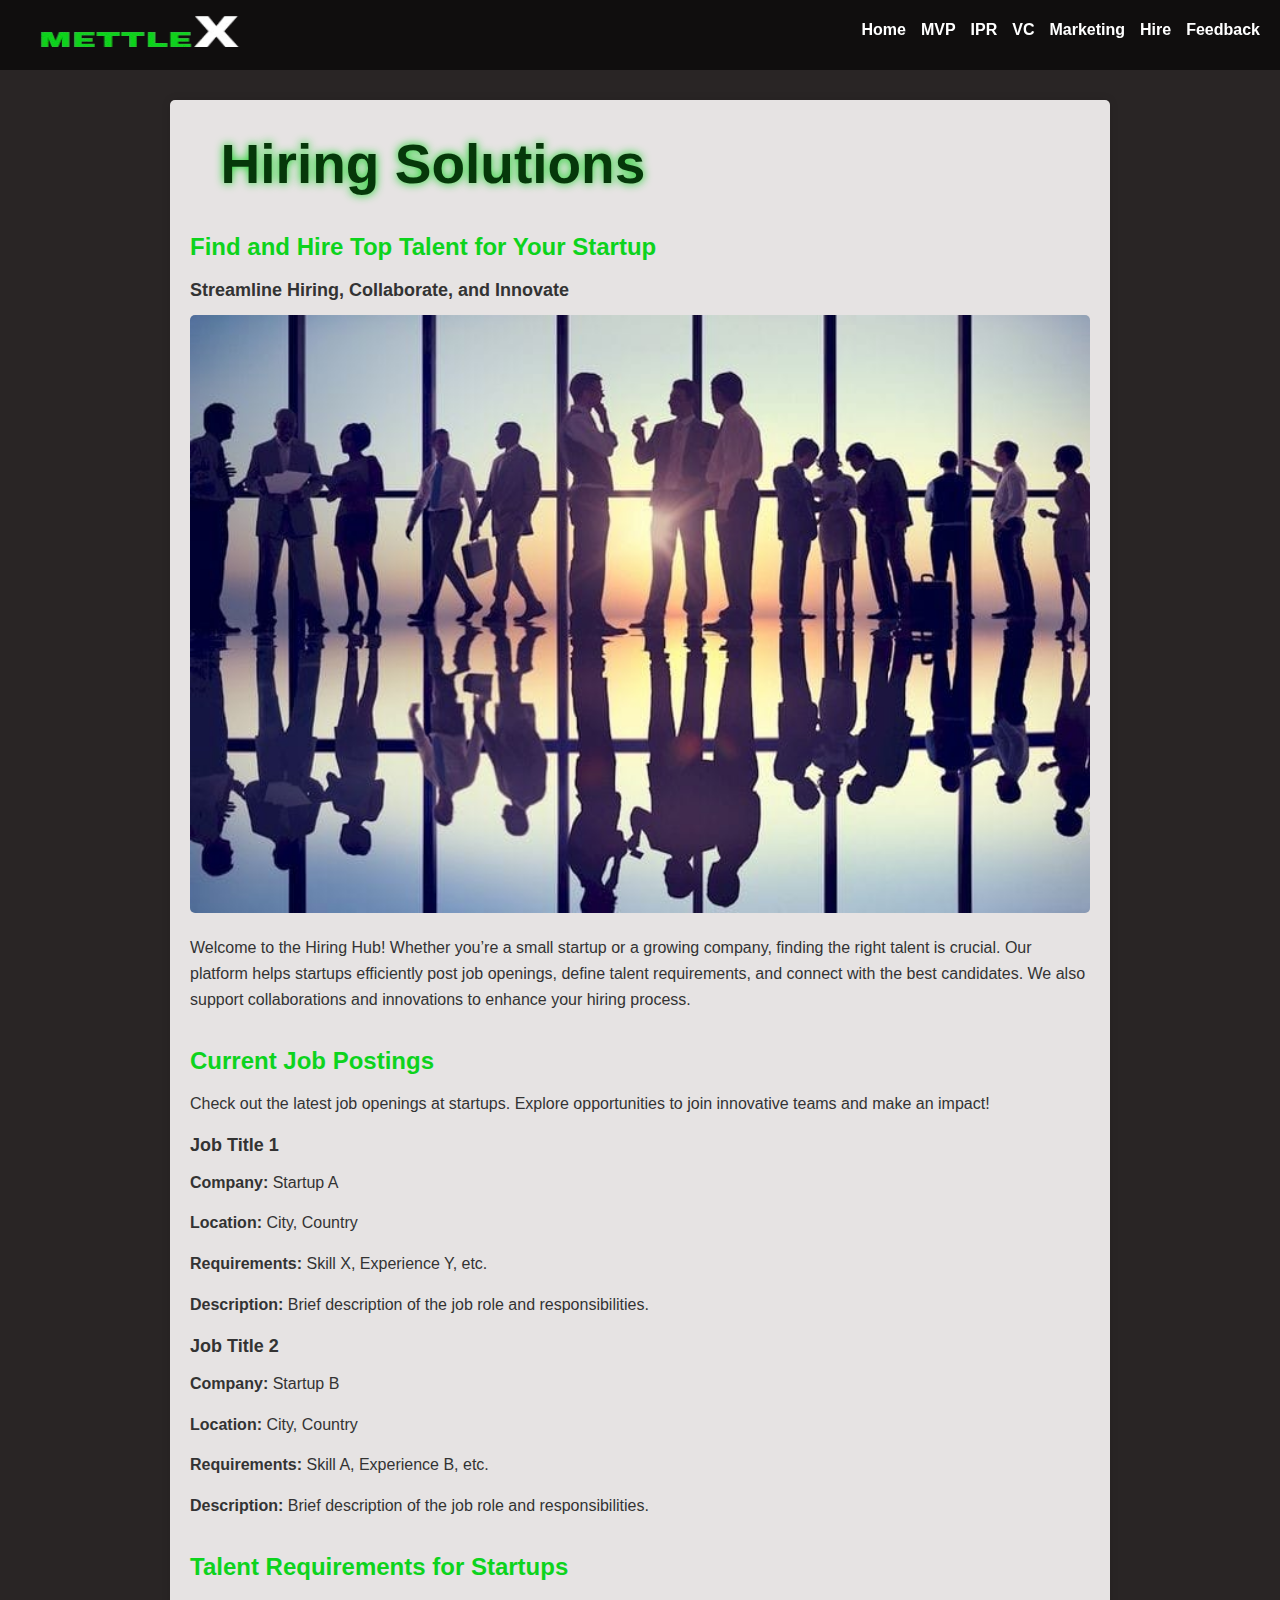
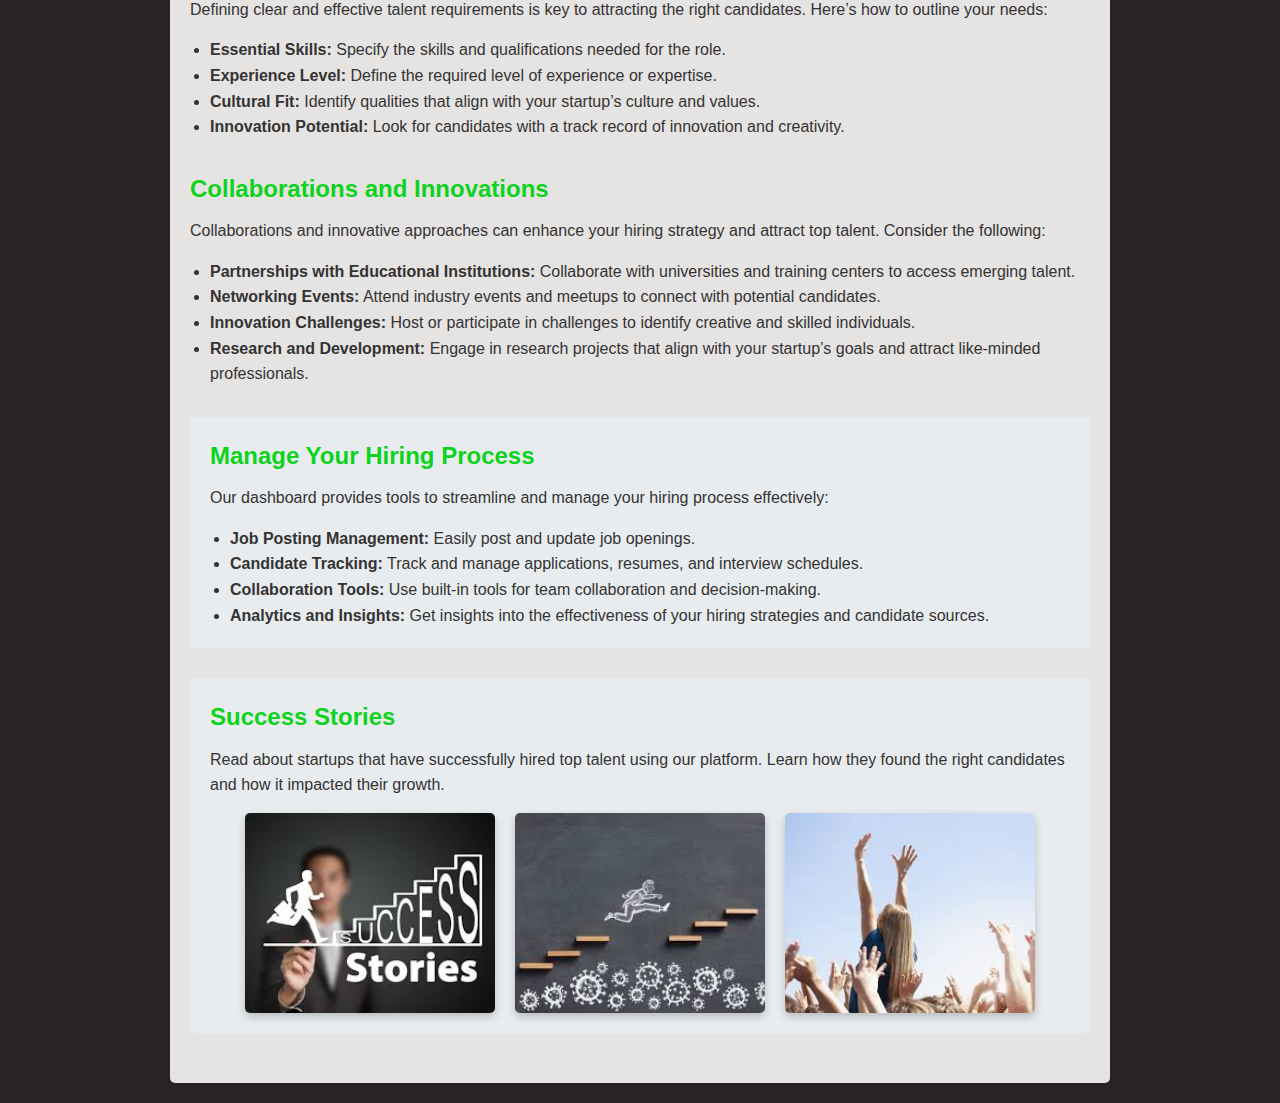
<file: hire.html>
<!DOCTYPE html>
<html lang="en">
<head>
  <meta charset="UTF-8">
  <meta name="viewport" content="width=device-width, initial-scale=1.0">
  <title>Hiring Solutions</title>
  <link rel="stylesheet" href="css/instyle.css"> <!-- Link to your CSS file -->
</head>
<body>
  <header>
    <nav class="navbar">
      <div class="logo">
        <img src="img/logo.png" alt="Logo">
      </div>
      <ul>
        <li><a href="index.html">Home</a></li>
        <li><a href="mvp.html">MVP</a></li>
        <li><a href="ipr.html">IPR</a></li>
        <li><a href="vc.html">VC</a></li>
        <li><a href="mark.html">Marketing</a></li>
        <li><a href="hire.html">Hire</a></li>
        <li><a href="feedback.html">Feedback</a></li>
      </ul>
    </nav>
  </header>

  <div class="container">
    <h1>&nbsp;&nbsp;Hiring Solutions</h1>
    <!-- Introduction and Overview -->
    <section class="intro-section">
      <h2>Find and Hire Top Talent for Your Startup</h2>
      <h3>Streamline Hiring, Collaborate, and Innovate</h3>
      <img src="img/hir.jpeg" alt="Hiring Solutions" class="feature-img">
      <p>Welcome to the Hiring Hub! Whether you’re a small startup or a growing company, finding the right talent is crucial. Our platform helps startups efficiently post job openings, define talent requirements, and connect with the best candidates. We also support collaborations and innovations to enhance your hiring process.</p>
    </section>

    <!-- Job Postings -->
    <section class="job-postings">
      <h2>Current Job Postings</h2>
      <p>Check out the latest job openings at startups. Explore opportunities to join innovative teams and make an impact!</p>

      <div class="job-listings">
        <!-- Job Posting Example -->
        <div class="job-block">
          <h3>Job Title 1</h3>
          <p><strong>Company:</strong> Startup A</p>
          <p><strong>Location:</strong> City, Country</p>
          <p><strong>Requirements:</strong> Skill X, Experience Y, etc.</p>
          <p><strong>Description:</strong> Brief description of the job role and responsibilities.</p>
        </div>

        <div class="job-block">
          <h3>Job Title 2</h3>
          <p><strong>Company:</strong> Startup B</p>
          <p><strong>Location:</strong> City, Country</p>
          <p><strong>Requirements:</strong> Skill A, Experience B, etc.</p>
          <p><strong>Description:</strong> Brief description of the job role and responsibilities.</p>
        </div>

        <!-- Add more job postings as needed -->
      </div>
    </section>

    <!-- Talent Requirements -->
    <section class="talent-requirements">
      <h2>Talent Requirements for Startups</h2>
      <p>Defining clear and effective talent requirements is key to attracting the right candidates. Here’s how to outline your needs:</p>
      <ul>
        <li><strong>Essential Skills:</strong> Specify the skills and qualifications needed for the role.</li>
        <li><strong>Experience Level:</strong> Define the required level of experience or expertise.</li>
        <li><strong>Cultural Fit:</strong> Identify qualities that align with your startup’s culture and values.</li>
        <li><strong>Innovation Potential:</strong> Look for candidates with a track record of innovation and creativity.</li>
      </ul>
    </section>

    <!-- Collaboration and Innovation -->
    <section class="collaboration-innovation">
      <h2>Collaborations and Innovations</h2>
      <p>Collaborations and innovative approaches can enhance your hiring strategy and attract top talent. Consider the following:</p>
      <ul>
        <li><strong>Partnerships with Educational Institutions:</strong> Collaborate with universities and training centers to access emerging talent.</li>
        <li><strong>Networking Events:</strong> Attend industry events and meetups to connect with potential candidates.</li>
        <li><strong>Innovation Challenges:</strong> Host or participate in challenges to identify creative and skilled individuals.</li>
        <li><strong>Research and Development:</strong> Engage in research projects that align with your startup’s goals and attract like-minded professionals.</li>
      </ul>
    </section>

    <!-- Dashboard for Startups -->
    <section class="dashboard">
      <h2>Manage Your Hiring Process</h2>
      <p>Our dashboard provides tools to streamline and manage your hiring process effectively:</p>
      <ul>
        <li><strong>Job Posting Management:</strong> Easily post and update job openings.</li>
        <li><strong>Candidate Tracking:</strong> Track and manage applications, resumes, and interview schedules.</li>
        <li><strong>Collaboration Tools:</strong> Use built-in tools for team collaboration and decision-making.</li>
        <li><strong>Analytics and Insights:</strong> Get insights into the effectiveness of your hiring strategies and candidate sources.</li>
      </ul>
    </section>

    <!-- Success Stories and Testimonials -->
    <section class="success-stories">
      <h2>Success Stories</h2>
      <p>Read about startups that have successfully hired top talent using our platform. Learn how they found the right candidates and how it impacted their growth.</p>
      <div class="mvp-gallery">
        <!-- Success Story Block Example -->
        <div class="mvp-block">
          <img src="img/suc1.jpeg" alt="Success Story 1">
          <div class="mvp-info">
            <h3>Success Story 1</h3>
          </div>
        </div>

        <div class="mvp-block">
          <img src="img/suc2.jpeg" alt="Success Story 2">
          <div class="mvp-info">
            <h3>Success Story 2</h3>
          </div>
        </div>

        <div class="mvp-block">
          <img src="img/suc3.jpeg" alt="Success Story 3">
          <div class="mvp-info">
            <h3>Success Story 3</h3>
          </div>
        </div>

        <!-- Add more success story blocks as needed -->
      </div>
    </section>
  </div>
</body>
</html>
</file>
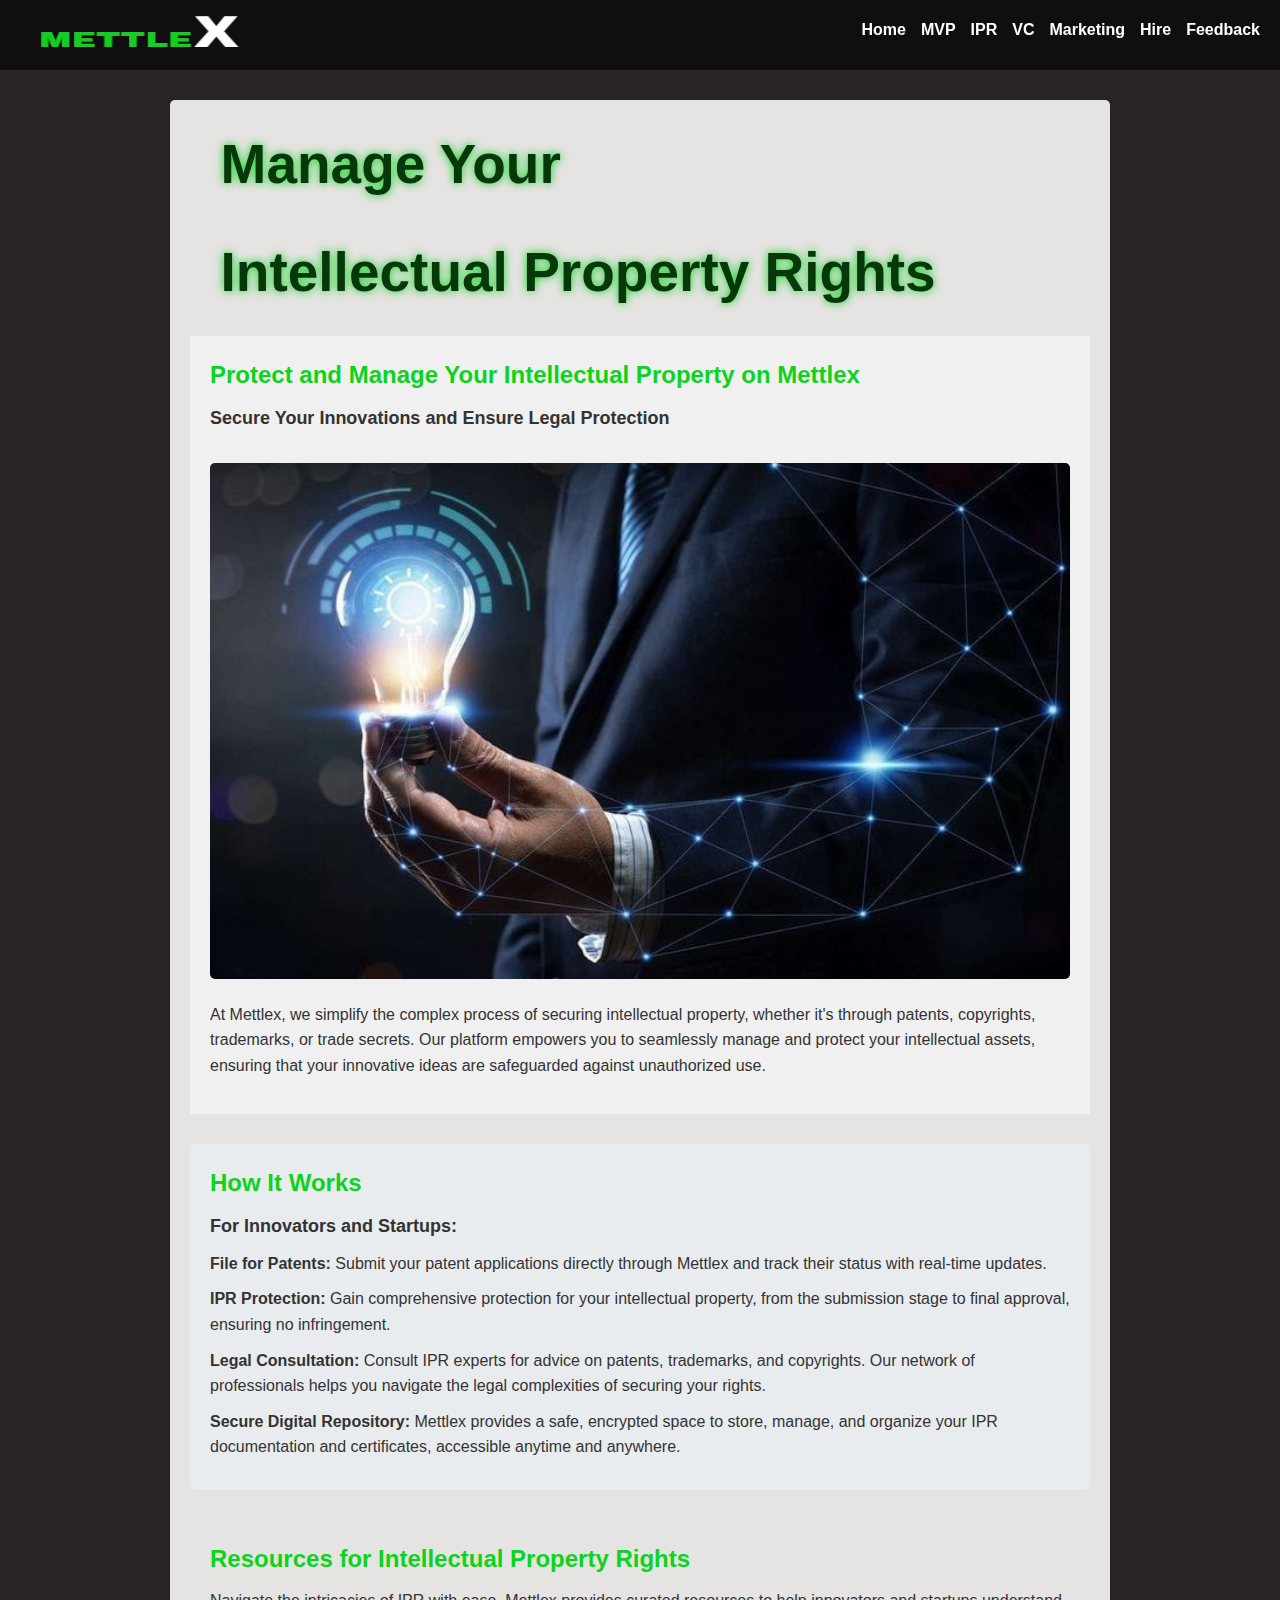
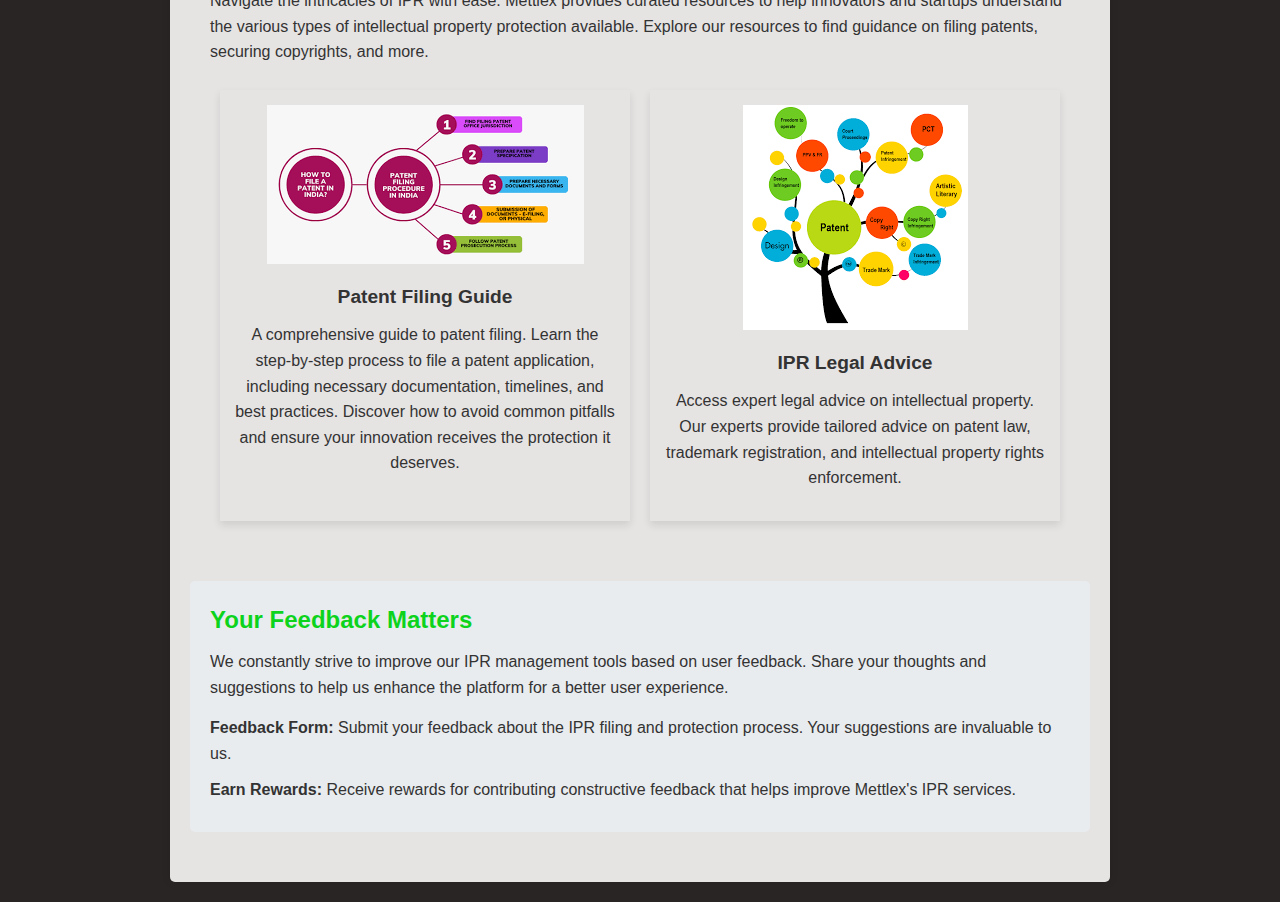
<file: ipr.html>
<!DOCTYPE html>
<html lang="en">
<head>
  <meta charset="UTF-8">
  <meta name="viewport" content="width=device-width, initial-scale=1.0">
  <title>Manage Your Intellectual Property Rights</title>
  <link rel="stylesheet" href="css/instyle.css"> <!-- Link to your CSS file -->
  <style>
    /* Additional CSS to manage side-by-side layout */
    .resource-gallery {
      display: flex;
      justify-content: space-between;
      flex-wrap: wrap;
    }

    .resource-block {
      flex: 1;
      margin: 10px;
      padding: 15px;
      box-shadow: 0px 4px 8px rgba(0, 0, 0, 0.1);
      text-align: center;
      max-width: 45%;
    }

    .resource-block img {
      max-width: 100%;
      height: auto;
    }

    .resource-info h3 {
      margin-top: 10px;
      font-size: 1.2em;
    }

    /* Styling the page sections */
    .intro-section {
      padding: 20px;
      background-color: #f0f0f0;
    }

    .intro-section img {
      width: 100%;
      height: auto;
      margin-top: 20px;
    }

    .how-it-works, .ipr-resources, .feedback-platform {
      padding: 20px;
    }

    .how-it-works ul {
      list-style-type: none;
    }

    .how-it-works li {
      margin-bottom: 10px;
    }
  </style>
</head>
<body>
  <header>
    <nav class="navbar">
      <div class="logo">
        <img src="img/logo.png" alt="Logo">
      </div>
      <ul>
        <li><a href="index.html">Home</a></li>
        <li><a href="mvp.html">MVP</a></li>
        <li><a href="ipr.html">IPR</a></li>
        <li><a href="vc.html">VC</a></li>
        <li><a href="mark.html">Marketing</a></li>
        <li><a href="hire.html">Hire</a></li>
        <li><a href="feedback.html">Feedback</a></li>
      </ul>
    </nav>
  </header>

  <div class="container">
    <h1>&nbsp;&nbsp;Manage Your</h1>
    <h1>&nbsp;&nbsp;Intellectual Property Rights</h1>
    <!-- Introduction and Overview -->
    <section class="intro-section">
      <h2>Protect and Manage Your Intellectual Property on Mettlex</h2>
      <h3>Secure Your Innovations and Ensure Legal Protection</h3>
      <img src="img/ipr.jpeg" alt="Manage Your IPR" class="feature-img">
      <p>At Mettlex, we simplify the complex process of securing intellectual property, whether it's through patents, copyrights, trademarks, or trade secrets. Our platform empowers you to seamlessly manage and protect your intellectual assets, ensuring that your innovative ideas are safeguarded against unauthorized use.</p>
    </section>

    <!-- How It Works -->
    <section class="how-it-works">
      <h2>How It Works</h2>
      <div class="innovators">
        <h3>For Innovators and Startups:</h3>
        <ul>
          <li><strong>File for Patents:</strong> Submit your patent applications directly through Mettlex and track their status with real-time updates.</li>
          <li><strong>IPR Protection:</strong> Gain comprehensive protection for your intellectual property, from the submission stage to final approval, ensuring no infringement.</li>
          <li><strong>Legal Consultation:</strong> Consult IPR experts for advice on patents, trademarks, and copyrights. Our network of professionals helps you navigate the legal complexities of securing your rights.</li>
          <li><strong>Secure Digital Repository:</strong> Mettlex provides a safe, encrypted space to store, manage, and organize your IPR documentation and certificates, accessible anytime and anywhere.</li>
        </ul>
      </div>
    </section>

    <!-- Resources for IPR -->
    <section class="ipr-resources">
      <h2>Resources for Intellectual Property Rights</h2>
      <p>Navigate the intricacies of IPR with ease. Mettlex provides curated resources to help innovators and startups understand the various types of intellectual property protection available. Explore our resources to find guidance on filing patents, securing copyrights, and more.</p>

      <!-- Resource Gallery with side-by-side images -->
      <div class="resource-gallery">
        <div class="resource-block">
          <img src="img/pfg.png" alt="Patent Filing Guide">
          <div class="resource-info">
            <h3>Patent Filing Guide</h3>
            <p>A comprehensive guide to patent filing. Learn the step-by-step process to file a patent application, including necessary documentation, timelines, and best practices. Discover how to avoid common pitfalls and ensure your innovation receives the protection it deserves.</p>
          </div>
        </div>
        
        <div class="resource-block">
          <img src="img/patent.png" alt="IPR Legal Advice">
          <div class="resource-info">
            <h3>IPR Legal Advice</h3>
            <p>Access expert legal advice on intellectual property. Our experts provide tailored advice on patent law, trademark registration, and intellectual property rights enforcement.</p>
          </div>
        </div>
      </div>
    </section>

    <!-- Feedback Section -->
    <section class="feedback-platform">
      <h2>Your Feedback Matters</h2>
      <p>We constantly strive to improve our IPR management tools based on user feedback. Share your thoughts and suggestions to help us enhance the platform for a better user experience.</p>
      <ul>
        <li><strong>Feedback Form:</strong> Submit your feedback about the IPR filing and protection process. Your suggestions are invaluable to us.</li>
        <li><strong>Earn Rewards:</strong> Receive rewards for contributing constructive feedback that helps improve Mettlex's IPR services.</li>
      </ul>
    </section>

  </div>
</body>
</html>
</file>
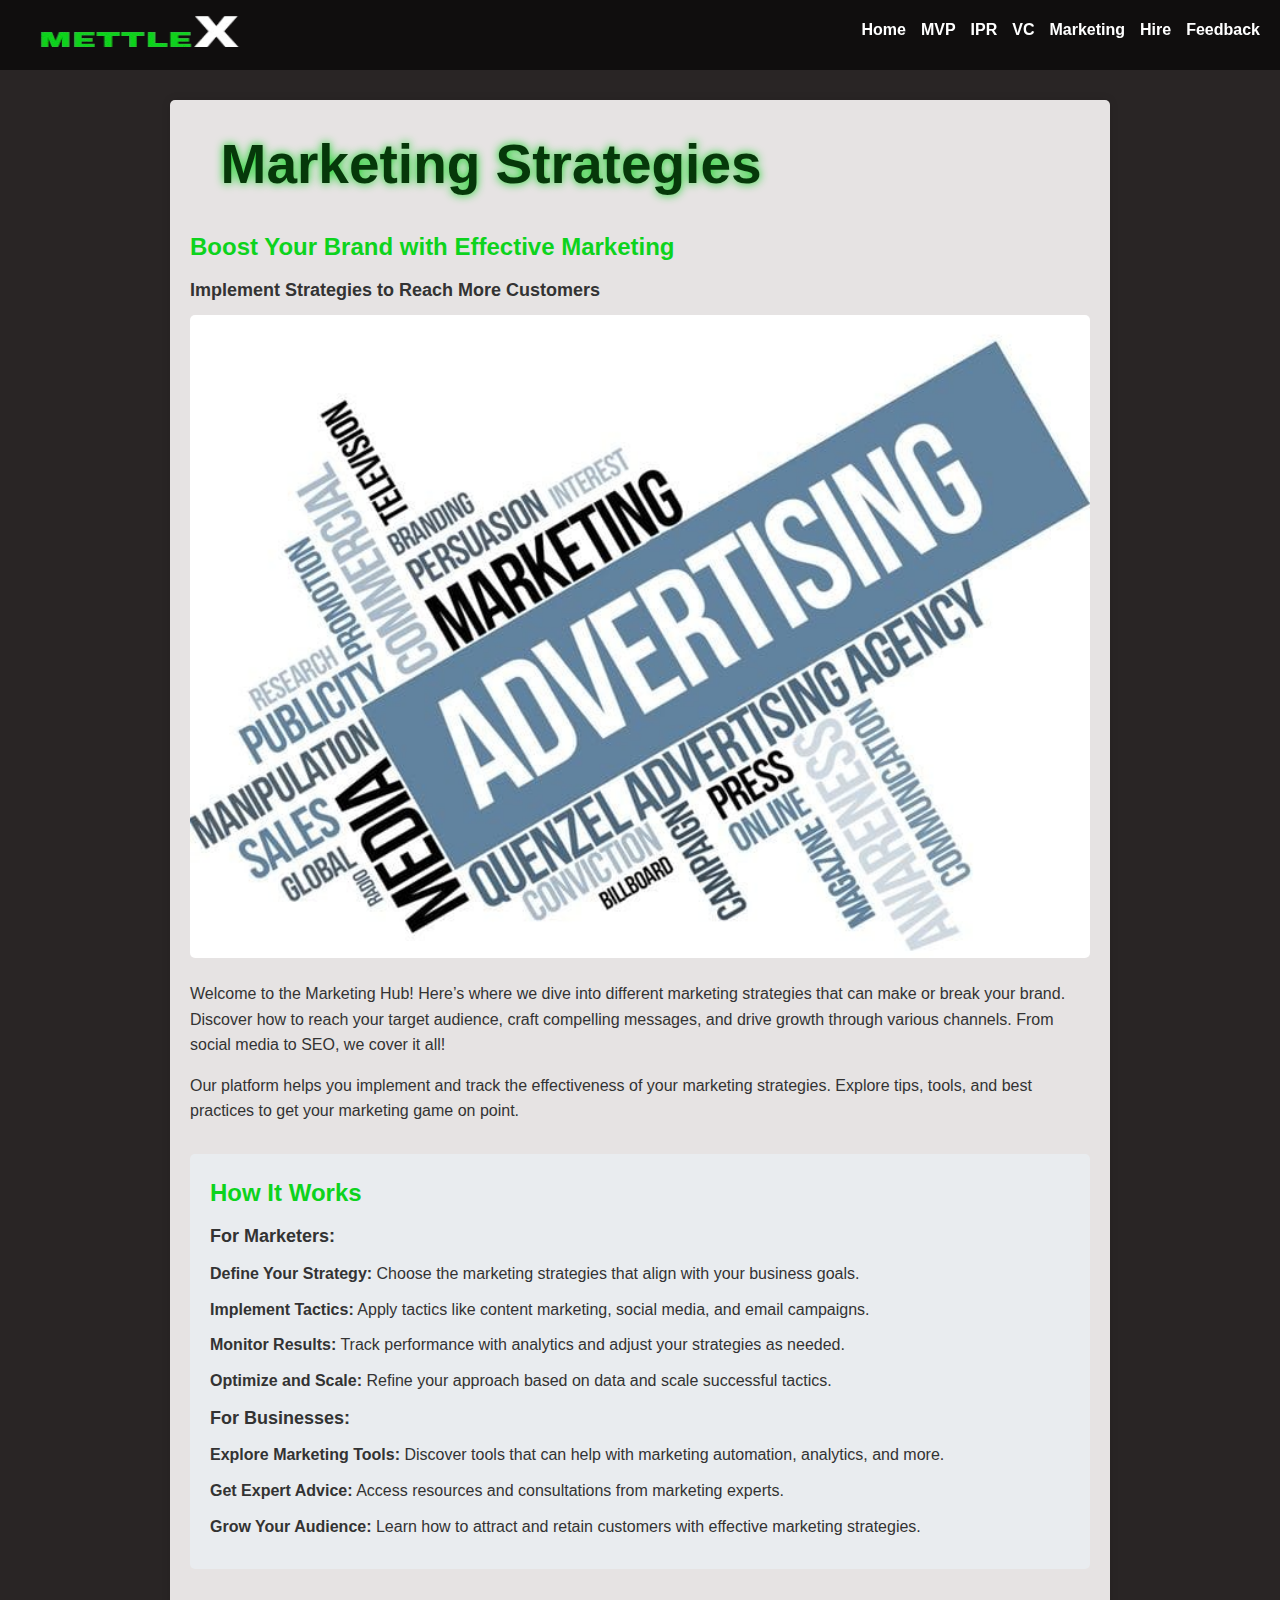
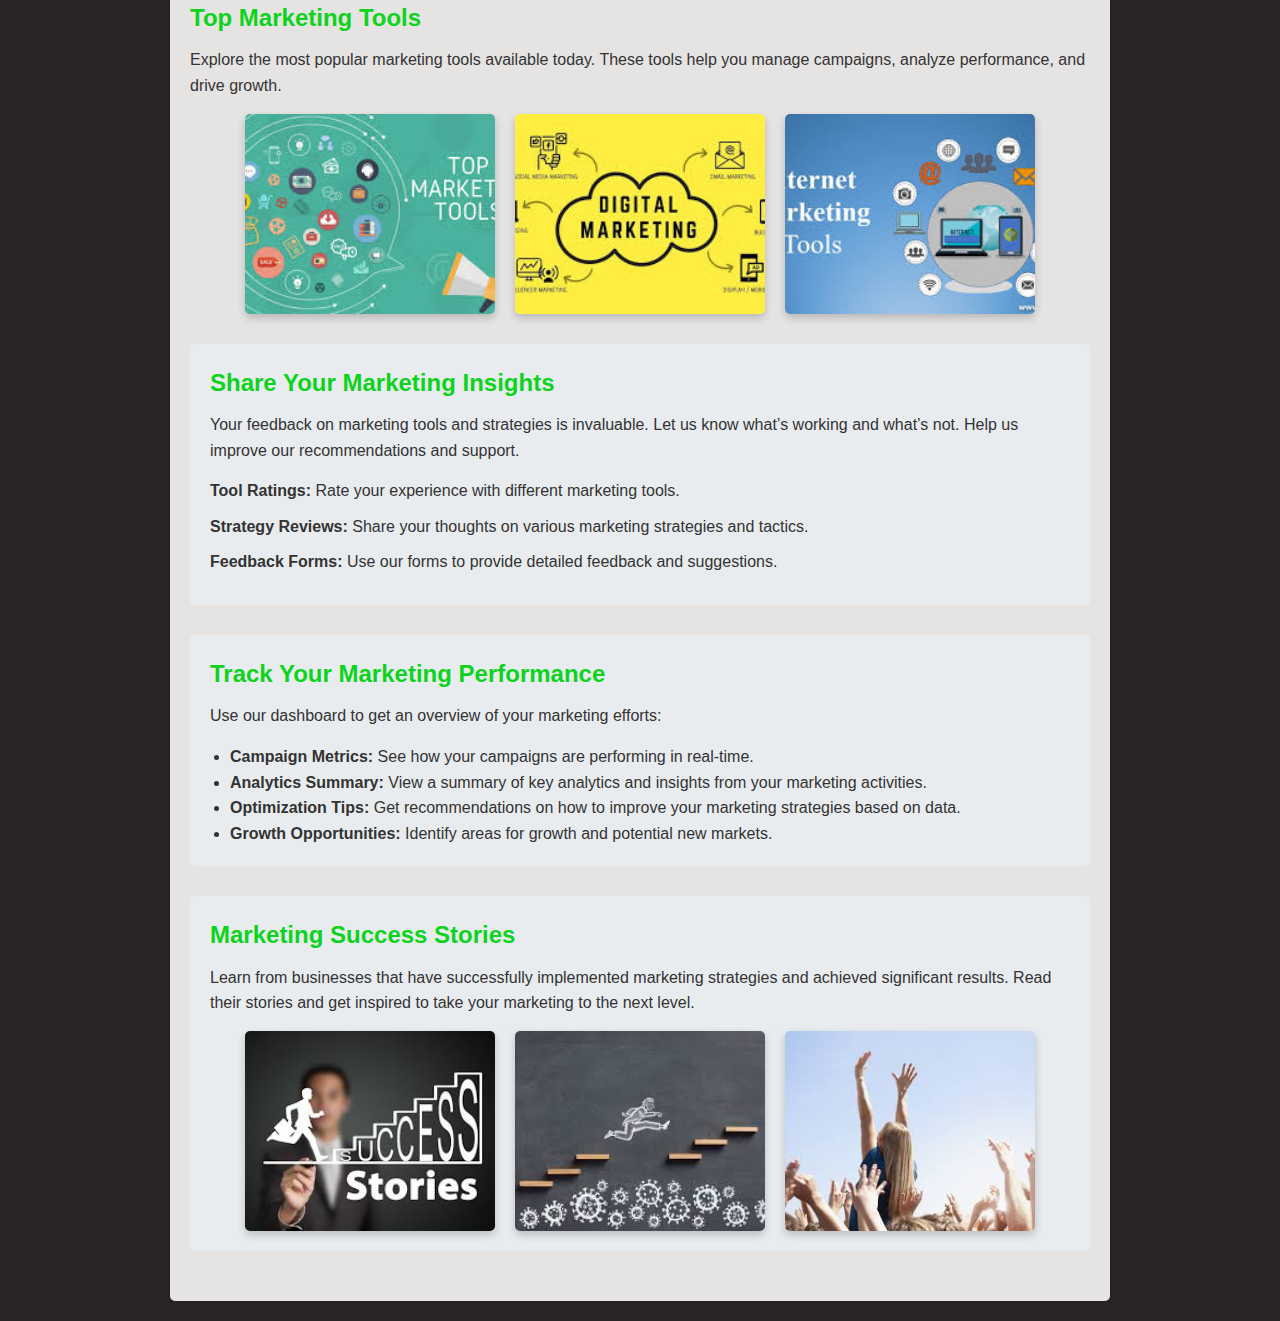
<file: mark.html>
<!DOCTYPE html>
<html lang="en">
<head>
  <meta charset="UTF-8">
  <meta name="viewport" content="width=device-width, initial-scale=1.0">
  <title>Marketing Strategies</title>
  <link rel="stylesheet" href="css/instyle.css"> <!-- Link to your CSS file -->
</head>
<body>
  <header>
    <nav class="navbar">
      <div class="logo">
        <img src="img/logo.png" alt="Logo">
      </div>
      <ul>
        <li><a href="index.html">Home</a></li>
        <li><a href="mvp.html">MVP</a></li>
        <li><a href="ipr.html">IPR</a></li>
        <li><a href="vc.html">VC</a></li>
        <li><a href="mark.html">Marketing</a></li>
        <li><a href="hire.html">Hire</a></li>
        <li><a href="feedback.html">Feedback</a></li>
      </ul>
    </nav>
  </header>

  <div class="container">
    <h1>&nbsp;&nbsp;Marketing Strategies</h1>
    <!-- Introduction and Overview -->
    <section class="intro-section">
      <h2>Boost Your Brand with Effective Marketing</h2>
      <h3>Implement Strategies to Reach More Customers</h3>
      <img src="img/mark1.jpeg" alt="Marketing Strategies" class="feature-img">
      <p>Welcome to the Marketing Hub! Here’s where we dive into different marketing strategies that can make or break your brand. Discover how to reach your target audience, craft compelling messages, and drive growth through various channels. From social media to SEO, we cover it all!</p>
      <p>Our platform helps you implement and track the effectiveness of your marketing strategies. Explore tips, tools, and best practices to get your marketing game on point.</p>
    </section>

    <!-- How It Works -->
    <section class="how-it-works">
      <h2>How It Works</h2>
      <div class="product-owners">
        <h3>For Marketers:</h3>
        <ul>
          <li><strong>Define Your Strategy:</strong> Choose the marketing strategies that align with your business goals.</li>
          <li><strong>Implement Tactics:</strong> Apply tactics like content marketing, social media, and email campaigns.</li>
          <li><strong>Monitor Results:</strong> Track performance with analytics and adjust your strategies as needed.</li>
          <li><strong>Optimize and Scale:</strong> Refine your approach based on data and scale successful tactics.</li>
        </ul>
      </div>
      <div class="users">
        <h3>For Businesses:</h3>
        <ul>
          <li><strong>Explore Marketing Tools:</strong> Discover tools that can help with marketing automation, analytics, and more.</li>
          <li><strong>Get Expert Advice:</strong> Access resources and consultations from marketing experts.</li>
          <li><strong>Grow Your Audience:</strong> Learn how to attract and retain customers with effective marketing strategies.</li>
        </ul>
      </div>
    </section>

    <!-- Featured Marketing Tools -->
    <section class="featured-mvps">
      <h2>Top Marketing Tools</h2>
      <p>Explore the most popular marketing tools available today. These tools help you manage campaigns, analyze performance, and drive growth.</p>

      <div class="mvp-gallery">
        <!-- Tool Block Example -->
        <div class="mvp-block">
          <img src="img/tool1.jpeg" alt="Tool 1">
          <div class="mvp-info">
            <h3>Tool Name 1</h3>
          </div>
        </div>

        <div class="mvp-block">
          <img src="img/tool2.jpeg" alt="Tool 2">
          <div class="mvp-info">
            <h3>Tool Name 2</h3>
          </div>
        </div>

        <div class="mvp-block">
          <img src="img/tool3.jpeg" alt="Tool 3">
          <div class="mvp-info">
            <h3>Tool Name 3</h3>
          </div>
        </div>

        <!-- Add more tool blocks as needed -->
      </div>
    </section>

    <!-- Feedback Platform -->
    <section class="feedback-platform">
      <h2>Share Your Marketing Insights</h2>
      <p>Your feedback on marketing tools and strategies is invaluable. Let us know what’s working and what’s not. Help us improve our recommendations and support.</p>
      <ul>
        <li><strong>Tool Ratings:</strong> Rate your experience with different marketing tools.</li>
        <li><strong>Strategy Reviews:</strong> Share your thoughts on various marketing strategies and tactics.</li>
        <li><strong>Feedback Forms:</strong> Use our forms to provide detailed feedback and suggestions.</li>
      </ul>
    </section>

    <!-- Dashboard for Marketers -->
    <section class="dashboard">
      <h2>Track Your Marketing Performance</h2>
      <p>Use our dashboard to get an overview of your marketing efforts:</p>
      <ul>
        <li><strong>Campaign Metrics:</strong> See how your campaigns are performing in real-time.</li>
        <li><strong>Analytics Summary:</strong> View a summary of key analytics and insights from your marketing activities.</li>
        <li><strong>Optimization Tips:</strong> Get recommendations on how to improve your marketing strategies based on data.</li>
        <li><strong>Growth Opportunities:</strong> Identify areas for growth and potential new markets.</li>
      </ul>
    </section>

    <!-- Success Stories and Testimonials -->
    <section class="success-stories">
      <h2>Marketing Success Stories</h2>
      <p>Learn from businesses that have successfully implemented marketing strategies and achieved significant results. Read their stories and get inspired to take your marketing to the next level.</p>
      <div class="mvp-gallery">
        <!-- Success Story Block Example -->
        <div class="mvp-block">
          <img src="img/suc1.jpeg" alt="Success Story 1">
          <div class="mvp-info">
            <h3>Success Story 1</h3>
          </div>
        </div>

        <div class="mvp-block">
          <img src="img/suc2.jpeg" alt="Success Story 2">
          <div class="mvp-info">
            <h3>Success Story 2</h3>
          </div>
        </div>

        <div class="mvp-block">
          <img src="img/suc3.jpeg" alt="Success Story 3">
          <div class="mvp-info">
            <h3>Success Story 3</h3>
          </div>
        </div>

        <!-- Add more success story blocks as needed -->
      </div>
    </section>
  </div>
</body>
</html>
</file>
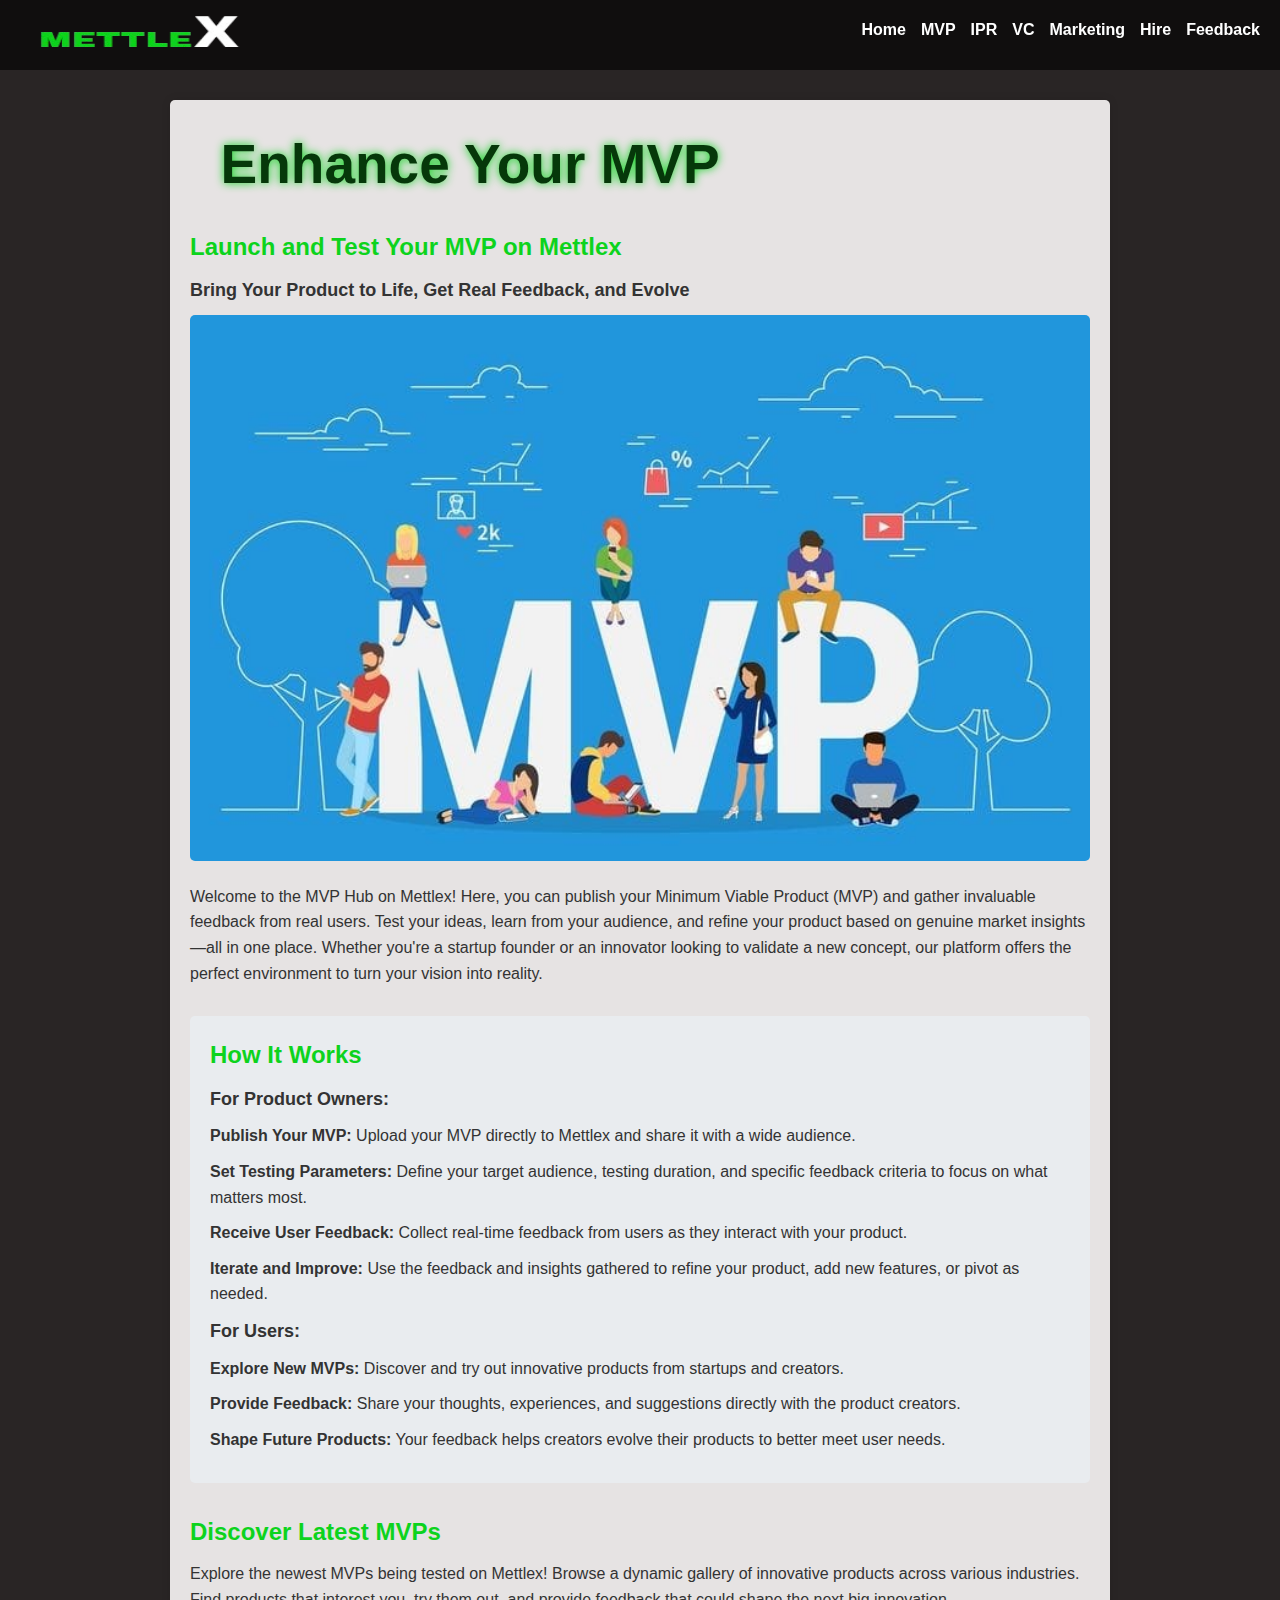
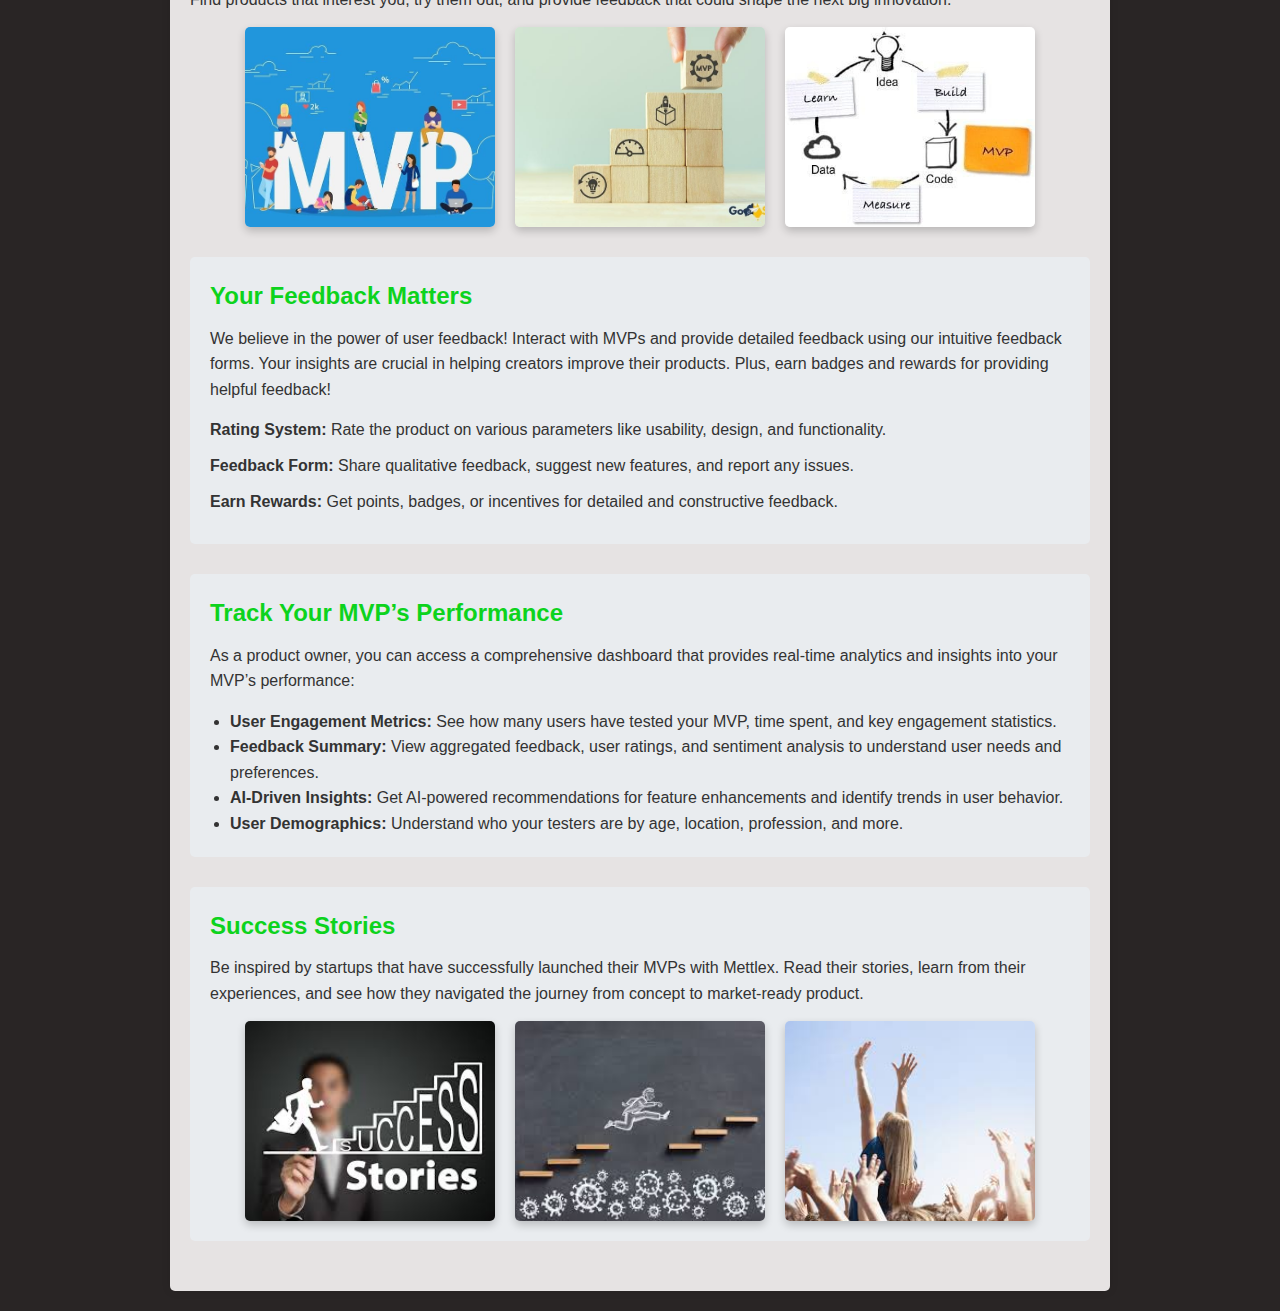
<file: mvp.html>
<!DOCTYPE html>
<html lang="en">
<head>
  <meta charset="UTF-8">
  <meta name="viewport" content="width=device-width, initial-scale=1.0">
  <title>Enhance Your MVP</title>
  <link rel="stylesheet" href="css/instyle.css"> <!-- Link to your CSS file -->
</head>
<body>
  <header>
    <nav class="navbar">
      <div class="logo">
        <img src="img/logo.png" alt="Logo">
      </div>
      <ul>
        <li><a href="index.html">Home</a></li>
        <li><a href="mvp.html">MVP</a></li>
        <li><a href="ipr.html">IPR</a></li>
        <li><a href="vc.html">VC</a></li>
        <li><a href="mark.html">Marketing</a></li>
        <li><a href="hire.html">Hire</a></li>
        <li><a href="feedback.html">Feedback</a></li>
      </ul>
    </nav>
  </header>

  <div class="container">
    <h1>&nbsp;&nbsp;Enhance Your MVP</h1>
    <!-- Introduction and Overview -->
    <section class="intro-section">
      <h2>Launch and Test Your MVP on Mettlex</h2>
      <h3>Bring Your Product to Life, Get Real Feedback, and Evolve</h3>
      <img src="img/mvp.jpeg" alt="Enhance Your MVP" class="feature-img">
      <p>Welcome to the MVP Hub on Mettlex! Here, you can publish your Minimum Viable Product (MVP) and gather invaluable feedback from real users. Test your ideas, learn from your audience, and refine your product based on genuine market insights—all in one place. Whether you're a startup founder or an innovator looking to validate a new concept, our platform offers the perfect environment to turn your vision into reality.</p>
    </section>

    <!-- How It Works -->
    <section class="how-it-works">
      <h2>How It Works</h2>
      <div class="product-owners">
        <h3>For Product Owners:</h3>
        <ul>
          <li><strong>Publish Your MVP:</strong> Upload your MVP directly to Mettlex and share it with a wide audience.</li>
          <li><strong>Set Testing Parameters:</strong> Define your target audience, testing duration, and specific feedback criteria to focus on what matters most.</li>
          <li><strong>Receive User Feedback:</strong> Collect real-time feedback from users as they interact with your product.</li>
          <li><strong>Iterate and Improve:</strong> Use the feedback and insights gathered to refine your product, add new features, or pivot as needed.</li>
        </ul>
      </div>
      <div class="users">
        <h3>For Users:</h3>
        <ul>
          <li><strong>Explore New MVPs:</strong> Discover and try out innovative products from startups and creators.</li>
          <li><strong>Provide Feedback:</strong> Share your thoughts, experiences, and suggestions directly with the product creators.</li>
          <li><strong>Shape Future Products:</strong> Your feedback helps creators evolve their products to better meet user needs.</li>
        </ul>
      </div>
    </section>

    <!-- Featured MVPs -->
    <section class="featured-mvps">
      <h2>Discover Latest MVPs</h2>
      <p>Explore the newest MVPs being tested on Mettlex! Browse a dynamic gallery of innovative products across various industries. Find products that interest you, try them out, and provide feedback that could shape the next big innovation.</p>

      <div class="mvp-gallery">
        <!-- MVP Block Example -->
        <div class="mvp-block">
          <img src="img/mvp.jpeg" alt="MVP 1">
          <div class="mvp-info">
            <h3>MVP Title 1</h3>
          </div>
        </div>

        <div class="mvp-block">
          <img src="img/mvpf.jpeg" alt="MVP 2">
          <div class="mvp-info">
            <h3>MVP Title 2</h3>
          </div>
        </div>

        <div class="mvp-block">
          <img src="img/mvpi.jpeg" alt="MVP 3">
          <div class="mvp-info">
            <h3>MVP Title 3</h3>
          </div>
        </div>

        <!-- Add more MVP blocks as needed -->
      </div>
    </section>

    <!-- Feedback Platform -->
    <section class="feedback-platform">
      <h2>Your Feedback Matters</h2>
      <p>We believe in the power of user feedback! Interact with MVPs and provide detailed feedback using our intuitive feedback forms. Your insights are crucial in helping creators improve their products. Plus, earn badges and rewards for providing helpful feedback!</p>
      <ul>
        <li><strong>Rating System:</strong> Rate the product on various parameters like usability, design, and functionality.</li>
        <li><strong>Feedback Form:</strong> Share qualitative feedback, suggest new features, and report any issues.</li>
        <li><strong>Earn Rewards:</strong> Get points, badges, or incentives for detailed and constructive feedback.</li>
      </ul>
    </section>

    <!-- Dashboard for Product Owners -->
    <section class="dashboard">
      <h2>Track Your MVP’s Performance</h2>
      <p>As a product owner, you can access a comprehensive dashboard that provides real-time analytics and insights into your MVP’s performance:</p>
      <ul>
        <li><strong>User Engagement Metrics:</strong> See how many users have tested your MVP, time spent, and key engagement statistics.</li>
        <li><strong>Feedback Summary:</strong> View aggregated feedback, user ratings, and sentiment analysis to understand user needs and preferences.</li>
        <li><strong>AI-Driven Insights:</strong> Get AI-powered recommendations for feature enhancements and identify trends in user behavior.</li>
        <li><strong>User Demographics:</strong> Understand who your testers are by age, location, profession, and more.</li>
      </ul>
    </section>

    <!-- Success Stories and Testimonials -->
    <section class="success-stories">
      <h2>Success Stories</h2>
      <p>Be inspired by startups that have successfully launched their MVPs with Mettlex. Read their stories, learn from their experiences, and see how they navigated the journey from concept to market-ready product.</p>
      <div class="mvp-gallery">
        <!-- MVP Block Example -->
        <div class="mvp-block">
          <img src="img/suc1.jpeg" alt="MVP 1">
          <div class="mvp-info">
            <h3>MVP Title 1</h3>
          </div>
        </div>

        <div class="mvp-block">
          <img src="img/suc2.jpeg" alt="MVP 2">
          <div class="mvp-info">
            <h3>MVP Title 2</h3>
          </div>
        </div>

        <div class="mvp-block">
          <img src="img/suc3.jpeg" alt="MVP 3">
          <div class="mvp-info">
            <h3>MVP Title 3</h3>
          </div>
        </div>

        <!-- Add more MVP blocks as needed -->
      </div>
    </section>
  </div>
</body>
</html>
</file>
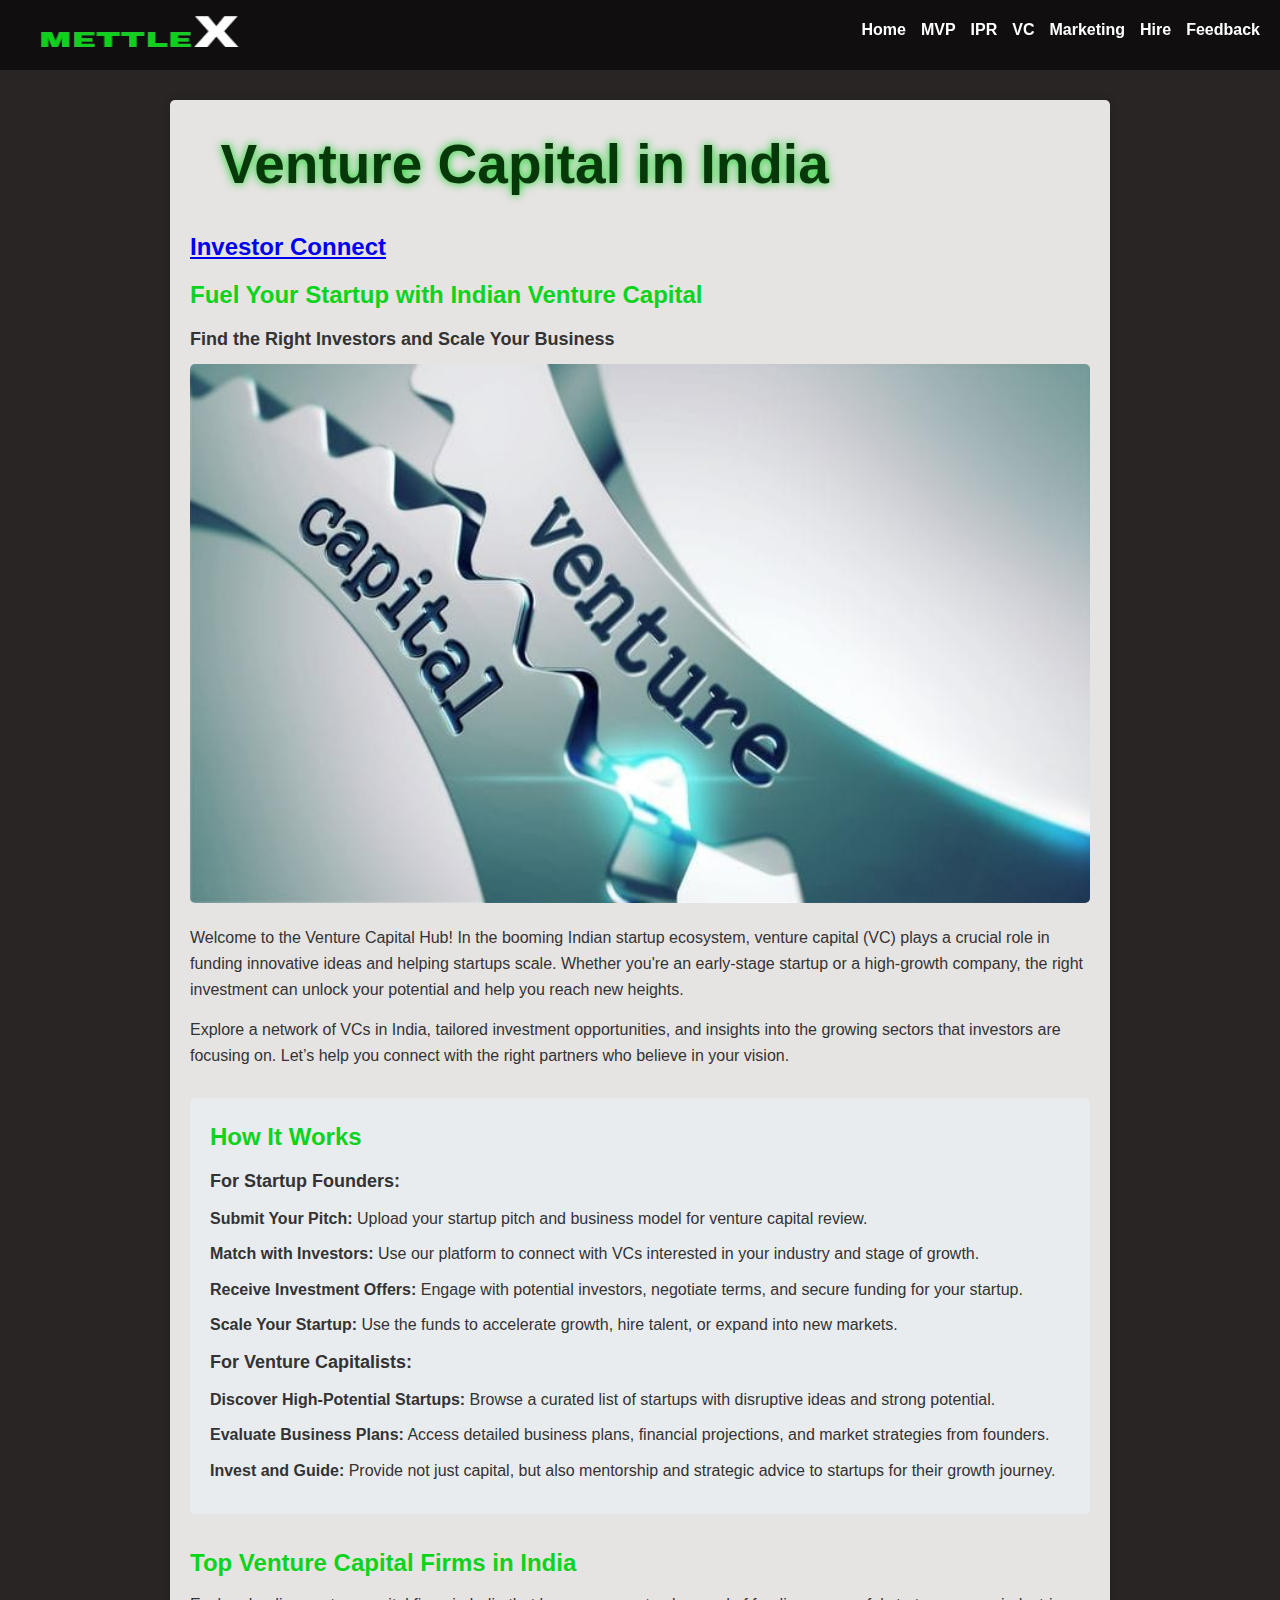
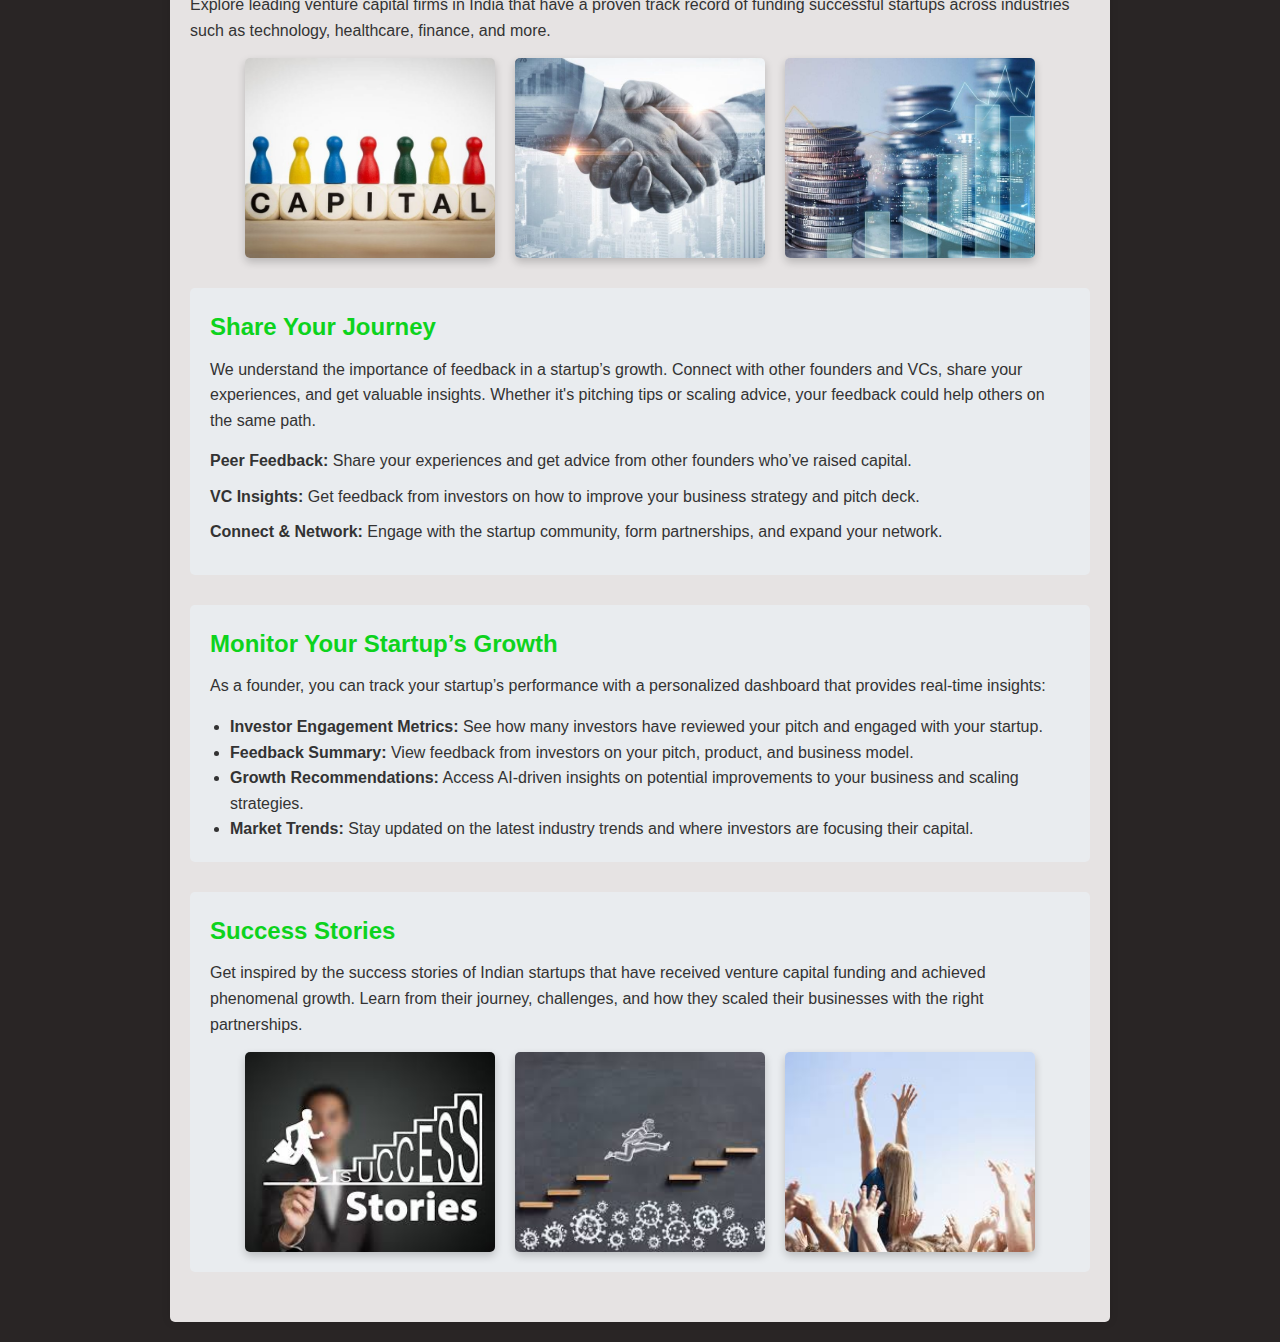
<file: vc.html>
<!DOCTYPE html>
<html lang="en">
<head>
  <meta charset="UTF-8">
  <meta name="viewport" content="width=device-width, initial-scale=1.0">
  <title>Enhance Your MVP</title>
  <link rel="stylesheet" href="css/instyle.css"> <!-- Link to your CSS file -->
</head>
<body>
  <header>
    <nav class="navbar">
      <div class="logo">
        <img src="img/logo.png" alt="Logo">
      </div>
      <ul>
        <li><a href="index.html">Home</a></li>
        <li><a href="mvp.html">MVP</a></li>
        <li><a href="ipr.html">IPR</a></li>
        <li><a href="vc.html">VC</a></li>
        <li><a href="mark.html">Marketing</a></li>
        <li><a href="hire.html">Hire</a></li>
        <li><a href="feedback.html">Feedback</a></li>
      </ul>
    </nav>
  </header>
  
  <div class="container">
    <h1>&nbsp;&nbsp;Venture Capital in India</h1>
    <!-- Introduction and Overview -->
    <section class="intro-section">
        <h2><a href="https://investorconnect.startupindia.gov.in/" target="_blank">Investor Connect</a></h2>
      <h2>Fuel Your Startup with Indian Venture Capital</h2>
      <h3>Find the Right Investors and Scale Your Business</h3>
      <img src="img/vc.jpeg" alt="Venture Capital in India" class="feature-img">
      <p>Welcome to the Venture Capital Hub! In the booming Indian startup ecosystem, venture capital (VC) plays a crucial role in funding innovative ideas and helping startups scale. Whether you're an early-stage startup or a high-growth company, the right investment can unlock your potential and help you reach new heights.</p>
      <p>Explore a network of VCs in India, tailored investment opportunities, and insights into the growing sectors that investors are focusing on. Let’s help you connect with the right partners who believe in your vision.</p>
    </section>

    <!-- How It Works -->
    <section class="how-it-works">
      <h2>How It Works</h2>
      <div class="product-owners">
        <h3>For Startup Founders:</h3>
        <ul>
          <li><strong>Submit Your Pitch:</strong> Upload your startup pitch and business model for venture capital review.</li>
          <li><strong>Match with Investors:</strong> Use our platform to connect with VCs interested in your industry and stage of growth.</li>
          <li><strong>Receive Investment Offers:</strong> Engage with potential investors, negotiate terms, and secure funding for your startup.</li>
          <li><strong>Scale Your Startup:</strong> Use the funds to accelerate growth, hire talent, or expand into new markets.</li>
        </ul>
      </div>
      <div class="users">
        <h3>For Venture Capitalists:</h3>
        <ul>
          <li><strong>Discover High-Potential Startups:</strong> Browse a curated list of startups with disruptive ideas and strong potential.</li>
          <li><strong>Evaluate Business Plans:</strong> Access detailed business plans, financial projections, and market strategies from founders.</li>
          <li><strong>Invest and Guide:</strong> Provide not just capital, but also mentorship and strategic advice to startups for their growth journey.</li>
        </ul>
      </div>
    </section>

    <!-- Featured Venture Capitals -->
    <section class="featured-mvps">
      <h2>Top Venture Capital Firms in India</h2>
      <p>Explore leading venture capital firms in India that have a proven track record of funding successful startups across industries such as technology, healthcare, finance, and more.</p>

      <div class="mvp-gallery">
        <!-- VC Block Example -->
        <div class="mvp-block">
          <img src="img/vc1.jpeg" alt="VC 1">
          <div class="mvp-info">
            <h3>Sequoia India</h3>
          </div>
        </div>

        <div class="mvp-block">
          <img src="img/vc2.jpeg" alt="VC 2">
          <div class="mvp-info">
            <h3>Accel Partners</h3>
          </div>
        </div>

        <div class="mvp-block">
          <img src="img/vc3.jpeg" alt="VC 3">
          <div class="mvp-info">
            <h3>Nexus Venture Partners</h3>
          </div>
        </div>

        <!-- Add more VC blocks as needed -->
      </div>
    </section>

    <!-- Feedback Platform -->
    <section class="feedback-platform">
      <h2>Share Your Journey</h2>
      <p>We understand the importance of feedback in a startup’s growth. Connect with other founders and VCs, share your experiences, and get valuable insights. Whether it's pitching tips or scaling advice, your feedback could help others on the same path.</p>
      <ul>
        <li><strong>Peer Feedback:</strong> Share your experiences and get advice from other founders who’ve raised capital.</li>
        <li><strong>VC Insights:</strong> Get feedback from investors on how to improve your business strategy and pitch deck.</li>
        <li><strong>Connect & Network:</strong> Engage with the startup community, form partnerships, and expand your network.</li>
      </ul>
    </section>

    <!-- Dashboard for Founders -->
    <section class="dashboard">
      <h2>Monitor Your Startup’s Growth</h2>
      <p>As a founder, you can track your startup’s performance with a personalized dashboard that provides real-time insights:</p>
      <ul>
        <li><strong>Investor Engagement Metrics:</strong> See how many investors have reviewed your pitch and engaged with your startup.</li>
        <li><strong>Feedback Summary:</strong> View feedback from investors on your pitch, product, and business model.</li>
        <li><strong>Growth Recommendations:</strong> Access AI-driven insights on potential improvements to your business and scaling strategies.</li>
        <li><strong>Market Trends:</strong> Stay updated on the latest industry trends and where investors are focusing their capital.</li>
      </ul>
    </section>

    <!-- Success Stories and Testimonials -->
    <section class="success-stories">
      <h2>Success Stories</h2>
      <p>Get inspired by the success stories of Indian startups that have received venture capital funding and achieved phenomenal growth. Learn from their journey, challenges, and how they scaled their businesses with the right partnerships.</p>
      <div class="mvp-gallery">
        <!-- Success Story Block Example -->
        <div class="mvp-block">
          <img src="img/suc1.jpeg" alt="Success Story 1">
          <div class="mvp-info">
            <h3>Byju’s</h3>
          </div>
        </div>

        <div class="mvp-block">
          <img src="img/suc2.jpeg" alt="Success Story 2">
          <div class="mvp-info">
            <h3>Swiggy</h3>
          </div>
        </div>

        <div class="mvp-block">
          <img src="img/suc3.jpeg" alt="Success Story 3">
          <div class="mvp-info">
            <h3>Ola Cabs</h3>
          </div>
        </div>

        <!-- Add more success story blocks as needed -->
      </div>
    </section>
  </div>
</body>
</html>
</file>
<file: css/style.css>
@import url('https://fonts.googleapis.com/css2?family=Poppins:wght@200;300;400;500;600;700;800;900&display=swap');

* {
  padding: 0;
  margin: 0;
  box-sizing: border-box;
}

body {
  background: #161616;
  font-family: 'Poppins', sans-serif;
}

/*---------global------*/
.container {
  max-width: 95%;
  margin: auto;
}

a {
  text-decoration: none;
  transition: 0.5s;
}

img {
  width: 100%;
  height: 100%;
}

ul {
  list-style: none;
}

.flex {
  display: flex;
}

.flex1 {
  display: flex;
  justify-content: space-between;
}

i {
  cursor: pointer;
  transition: 0.5s;
}

/*---------global------*/
/*---------header------*/

  .home {
    color: white;
    background-image: url("../img/1.jpg"); /* Ensure this path is correct */
    background-size: cover;
    background-position: center;
    background-repeat: no-repeat;
    height: 100vh;
    width: 100%;
    position: relative; /* Allows content to be positioned relative to this container */
  }
  
  .headerbg {
    position: relative;
    height: 100%;
    background: linear-gradient(to right, rgba(34, 31, 31, 1) 0%, rgba(34, 31, 31, 0.4) 100%);
  }
  
  .home_content {
    position: relative; /* Ensure this content is positioned relative to the .home section */
    z-index: 1; /* Makes sure this content is on top of the background image */
  }
  

.logo img {
  height: 50px; /* Adjust this value as per your requirement */
  width: 250px;  /* To maintain the aspect ratio */
}

.headerbg {
  height: 100vh;
  width: 100%;
  background: linear-gradient(to right, rgba(34, 31, 31, 1) 0%, rgba(34, 31, 31, 0.4) 100%)
}

header {
  height: 10vh;
  background: rgba(0, 0, 0, 0.2);
}

header .navbar {
  align-items: center;
  transition: 0.5s;
}

header nav ul {
  display: inline-block;
  font-size: 16px;
}

header nav ul li a {
  color: white;
  transition: all 300ms ease-in-out;
}

header nav ul li a:hover {
  color: #0dd31d;
}

header nav ul li {
  margin-right: 20px;
  display: inline-block;
}

header .navbar span {
  text-align: center;
  margin-left: 20px;
  color: black;
  font-size: 25px;
  display: none;
}

.subscribe i:nth-child(1) {
  margin-top: 17px;
}

.subscribe i {
  font-size: 20px;
  margin-right: 20px;
}

#palybtn {
  background: #0dd31d;
  width: 50px;
  height: 50px;
  line-height: 50px;
  text-align: center;
  border-radius: 50%;
  margin-right: 10px;
}

button {
    background: #0dd31d;
    border: none;
    outline: none;
    color: white;
    padding: 0px 30px;
    cursor: pointer;
    border-radius: 10px;
    font-size: 18px; /* Increases the text size */
    font-weight: bold; /* Makes the text bold */
}

.subscribe button {
  margin-left: 15px;
}

header.sticky .headerbg {
  position: relative;
}

header.sticky {
  z-index: 10;
  position: fixed;
  top: 0;
  width: 100%;
  background: #000;
  transition: 0.5s;
  height: 10vh;
  box-shadow: 2px 2px 2px 1px rgba(0, 0, 0, 0.1);
  transition: 0.5s;
}

header.sticky .subscribe {
  display: none;
}

@media only screen and (max-width:768px) {
  header nav ul {
    position: absolute;
    top: 100px;
    left: 0;
    width: 100%;
    background: #000;
    overflow: hidden;
    transition: max-height 0.5s;
    z-index: 100;
  }

  header nav ul li {
    display: block;
    margin: 50px;
    margin-top: 10px;
    margin-bottom: 10px;
  }

  header .navbar span {
    color: white;
    display: block;
    cursor: pointer;
  }

  .home {
    background-repeat: no-repeat;
    background-size: cover;
    background-position: center;
    height: 70vh;
  }

  .subscribe {
    display: none;
  }
}

/*---------home_content------*/
.left, .right {
  width: 50%;
}

.top {
  margin-top: 10%
}

.mtop {
  margin-top: 5%
}

h1 {
    font-size: 55px;
    line-height: 1.2; /* Adjust this value to reduce line spacing */
    text-transform: uppercase;
  }

.time {
  margin-top: 20px;
  margin-bottom: 20px;
  line-height: 40px;
}

.time label {
  width: 40px;
  height: 40px;
  border: 1px solid white;
  text-align: center;
  line-height: 40px;
}

.time i {
  font-size: 5px;
  line-height: 40px;
  margin-left: 20px;
  margin-right: 20px;
}

.home_content p {
  font-size: 20px;
  line-height: 35px;
}

.btn {
  padding: 20px 40px;
  margin-right: 20px;
}

.home_content #palybtn {
  width: 60px;
  height: 60px;
  line-height: 60px;
  background: white;
  color: #0dd31d;
}

.button {
  margin-top: 30px;
}

.button p {
  margin-top: 12px;
  margin-left: 20px;
  font-size: 18px;
}

/*---------header------*/
/*---------popular------*/
.heading h2 {
  font-size: 25px;
  font-weight: 400;
  color: white;
}

.heading {
  margin-bottom: 30px;
}

.heading button {
  padding: 15px 50px;
}

.popular .box .content i {
    display: none; /* Hides the play button */
  }

.popular {
  color: white;
}

/*---------image_hover------*/
.popular .box {
  position: relative;
  background: #221F1F;
  width: 100%;
  cursor: pointer;
}

.popular .box .imgBox {
  position: relative;
  height: 200px;
  overflow: hidden;
}

.popular .box .imgBox img {
  width: 100%;
  height: 100%;
  transition: 0.5s;
}

.popular .box:hover .imgBox img {
  opacity: .6;
  transform: scale(1.2);
}

.popular .box .content {
  position: absolute;
  width: 100%;
  top: 30%;
  left: 40%;
  z-index: 2;
}

.popular .box .content i {
  transition: 0.5s;
  opacity: 0;
  visibility: hidden;
}

.popular .box:hover .content i {
  opacity: 1;
  visibility: visible;
}

.popular #palybtn {
  width: 60px;
  height: 60px;
  line-height: 60px;
}

/*----icon------*/
.popular .icon {
  position: absolute;
  bottom: 0;
  right: 0;
}

.popular .icon i {
  font-size: 20px;
  margin: 10px;
}

/*----text------*/
.popular .text {
  padding: 20px;
}

.popular .time {
  margin: 0;
}

.popular .time a {
  color: #0dd31d;
}

.owl-s .dots span {
  font-size: 20px;
  color: white;
}

.owl-nav span {
  font-size: 50px;
  color: white;
}

.owl-prev, .owl-next {
  position: absolute;
  top: 25%;
}

.owl-prev {
  left: -20px;
}

.owl-next {
  right: -20px;
}

/*---------popular------*/
/*---------new_realase------*/
.new_realase {
  color: white;
}

.heading h2 {
  margin-bottom: 20px;
}

.heading h2 span {
  border-left: 3px solid #0dd31d;
  margin-right: 30px;
  font-weight: bold;
}

.time h3 {
  font-size: 50px;
}

.new_realase .time img {
  width: 60px !important;
  height: 60px;
  margin-top: -10px;
  margin-right: 10px;
}

.new_realase .items {
  border-left: 3px solid #0dd31d;
  padding: 40px;
  height: 85vh;
}

.new_realase .img {
  width: 100%;
  height: 100%;
  position: absolute;
  left: 0px;
  top: 0;
  z-index: -1;
}

.new_realase .items {
  width: 100%;
  background: linear-gradient(to right, rgba(34, 31, 31, 1) 0%, rgba(34, 31, 31, 0.4) 100%)
}

.new_realase p {
  font-size: 18px;
  line-height: 35px;
}

/*---------new_realase------*/
/*---------footer------*/
footer {
  background: #221F1F;
  color: white;
}

footer .container {
  display: grid;
  grid-template-columns: repeat(4, 1fr);
  grid-gap: 30px;
}

footer .box {
  margin-top: 50px;
}

footer .box i {
  margin-right: 20px;
  font-size: 30px;
}

footer h2 {
  margin-top: 20px;
  margin-bottom: 20px;
}

footer ul li {
  margin-bottom: 15px;
  opacity: 0.7;
  transition: 0.5s;
  cursor: pointer;
}

footer ul li::before {
  content: "\2022";
  color: #0dd31d;
  font-weight: bold;
  display: inline-block;
  width: 1em;
}

footer .ul {
  margin-left: 50px;
}

footer p {
  margin-bottom: 20px;
  opacity: 0.7;
  line-height: 30px;
}

footer .img img {
  margin: 5px;
  width: auto;
  height: auto;
}

footer .box li:hover,
footer .box i:hover {
  color: #0dd31d;
}

.legal {
  text-align: center;
  background: #0dd31d;
  padding: 20px;
  margin: 0;
  margin-top: 50px;
  font-size: 14px;
}

/*---------footer------*/
@media only screen and (max-width:768px) {
  .left {
    width: 100%;
  }

  .new_realase .items {
    height: 65vh;
  }

  footer .container {
    grid-template-columns: repeat(2, 1fr);
  }
}

@media only screen and (max-width:511px) {
  header nav ul {
    top: 70px;
  }

  /* h1 {
    font-size: 30px;
  } */

  .time p {
    margin-top: 10px;
  }

  .left p {
    font-size: 12px;
    line-height: 20px;
  }

  .time button {
    padding: 5px 10px;
  }

  .heading {
    margin-top: 50px;
  }

  .owl-prev {
    left: 20px;
  }

  .owl-next {
    right: 20px;
  }

  .new_realase .items {
    height: 80vh;
  }

  .new_realase .button button {
    padding: 10px;
  }

  .new_realase .time label,
  .new_realase .time img,
  .new_realase .time p {
    margin-right: 10px;
    margin-left: 10px;
  }

  .new_realase .time button {
    display: none;
  }

  .new_realase .time i {
    display: none;
  }

  footer .container {
    padding: 10px;
    grid-template-columns: repeat(1, 1fr);
  }

  footer .img img {
    width: 150px;
  }
}
</file>
<file: css/instyle.css>
/* Reset some default browser styles */
body, h1, h2, h3, p, ul {
  margin: 0;
  padding: 0;
}

/* Basic body styling */
body {
  font-family: 'Arial', sans-serif;
  line-height: 1.6;
  padding: 20px;
  background-color: rgb(41, 37, 37);
  color: #333;
}

/* Pulsing Effect */
.container h1 {
  font-size: 55px; /* Adjust the size as needed */
  color: #06380a; /* Set the color */
  margin-bottom: 20px; /* Add spacing below the heading */
  animation: pulse-animation 2s infinite; /* Apply the pulsing animation */
  text-shadow: 0 0 10px #0dd31d; /* Optional: Add shadow for depth */
}

/* Define the pulsing animation */
@keyframes pulse-animation {
  0% { 
    transform: scale(1); 
    opacity: 1; 
  }
  50% { 
    transform: scale(1.1); 
    opacity: 0.8; 
  }
  100% { 
    transform: scale(1); 
    opacity: 1; 
  }
}



/* Navbar Styling */
.navbar {
  width: 100%;
  height: 70px; /* Adjusted height */
  background-color: rgba(0, 0, 0, 0.6); /* Transparent light black */
  display: flex;
  justify-content: space-between;
  align-items: center;
  padding: 0 20px; /* Spacing on the sides */
  position: fixed; /* Fix the navbar to the top of the page */
  top: 0; /* Position at the top */
  left: 0; /* Attach to the left side */
  z-index: 1000; /* Ensure it's on top of other elements */
  box-sizing: border-box;
}

.logo img {
  height: 50px;
  width: 250px;
}

nav ul {
  list-style: none;
  padding: 0;
  margin: 0;
  display: flex;
  justify-content: flex-end; /* Align items to the right */
  width: 100%;
}

nav ul li {
  margin-left: 20px; /* Spacing between the navbar items */
}

nav ul li a {
  text-decoration: none;
  color: white; /* White color for the text */
  font-weight: bold;
}

nav ul li a:hover {
  color: #0dd31d; /* Green hover color */
  text-decoration: none; /* No underline on hover */
}

/* Ensure content below the navbar starts after it */
body {
  padding-top: 80px; /* This adjusts to prevent content from going behind the fixed navbar */
}

/* Additional spacing below the navbar */
header {
  padding-bottom: 30px;
}

/* Container styling */
.container {
  max-width: 900px;
  margin: 0 auto;
  background: #e6e3e3;
  padding: 20px;
  border-radius: 5px;
  box-shadow: 0 0 10px rgba(0, 0, 0, 0.1);
}

/* Header styling */
header {
  text-align: center;
  padding-bottom: 20px;
}

header h1 {
  color: #0dd31d;
}

nav ul {
  list-style: none;
  padding: 0;
  display: flex;
  justify-content: flex-end; /* Align items to the right */
  margin-bottom: 10px;
}

nav ul li {
  margin-left: 15px; /* Spacing between the navbar items */
}

nav ul li a {
  text-decoration: none;
  color: #333;
  font-weight: bold;
}

/* Section styling */
section {
  margin-bottom: 30px;
}

section h2 {
  font-size: 24px;
  color: #0dd31d;
  margin-bottom: 10px;
}

section h3 {
  font-size: 18px;
  margin-bottom: 10px;
}

section p {
  margin-bottom: 15px;
}

section ul {
  list-style-type: disc;
  padding-left: 20px;
}

/* Feature image styling */
.feature-img {
  width: 100%;
  object-fit: cover;
  margin-bottom: 15px;
  border-radius: 5px;
}

/* MVP Gallery Styling */
.mvp-gallery {
  display: flex;
  flex-wrap: wrap;
  gap: 20px;
  justify-content: center;
}

/* MVP Block Styling */
.mvp-block {
  position: relative;
  width: 250px;
  height: 200px;
  overflow: hidden;
  border-radius: 5px;
  box-shadow: 0 4px 8px rgba(0, 0, 0, 0.2);
  transition: transform 0.3s, box-shadow 0.3s;
}

.mvp-block img {
  width: 100%;
  height: 100%;
  object-fit: cover;
  transition: opacity 0.3s;
}

.mvp-block .mvp-info {
  position: absolute;
  bottom: 0;
  left: 0;
  width: 100%;
  padding: 10px;
  background: rgba(0, 0, 0, 0.6);
  color: #fff;
  text-align: center;
  opacity: 0;
  transition: opacity 0.3s;
}

.mvp-block:hover {
  transform: scale(1.05);
  box-shadow: 0 6px 12px rgba(0, 0, 0, 0.3);
}

.mvp-block:hover .mvp-info {
  opacity: 1;
}

/* Additional Section Styling */
.how-it-works, .feedback-platform, .dashboard, .success-stories {
  background-color: #e9ecef;
  padding: 20px;
  border-radius: 5px;
}

.how-it-works ul, .feedback-platform ul {
  list-style-type: none;
  padding-left: 0;
}

.how-it-works li, .feedback-platform li {
  margin-bottom: 10px;
}

li a[href="index.html"] {
  color: white;
}

li a[href="mvp.html"] {
  color: white;
}

li a[href="ipr.html"] {
  color: white;
}

li a[href="vc.html"] {
  color: white;
}

li a[href="mark.html"] {
  color: white;
}

li a[href="hire.html"] {
  color: white;
}

li a[href="feedback.html"] {
  color: white;
}
</file>
